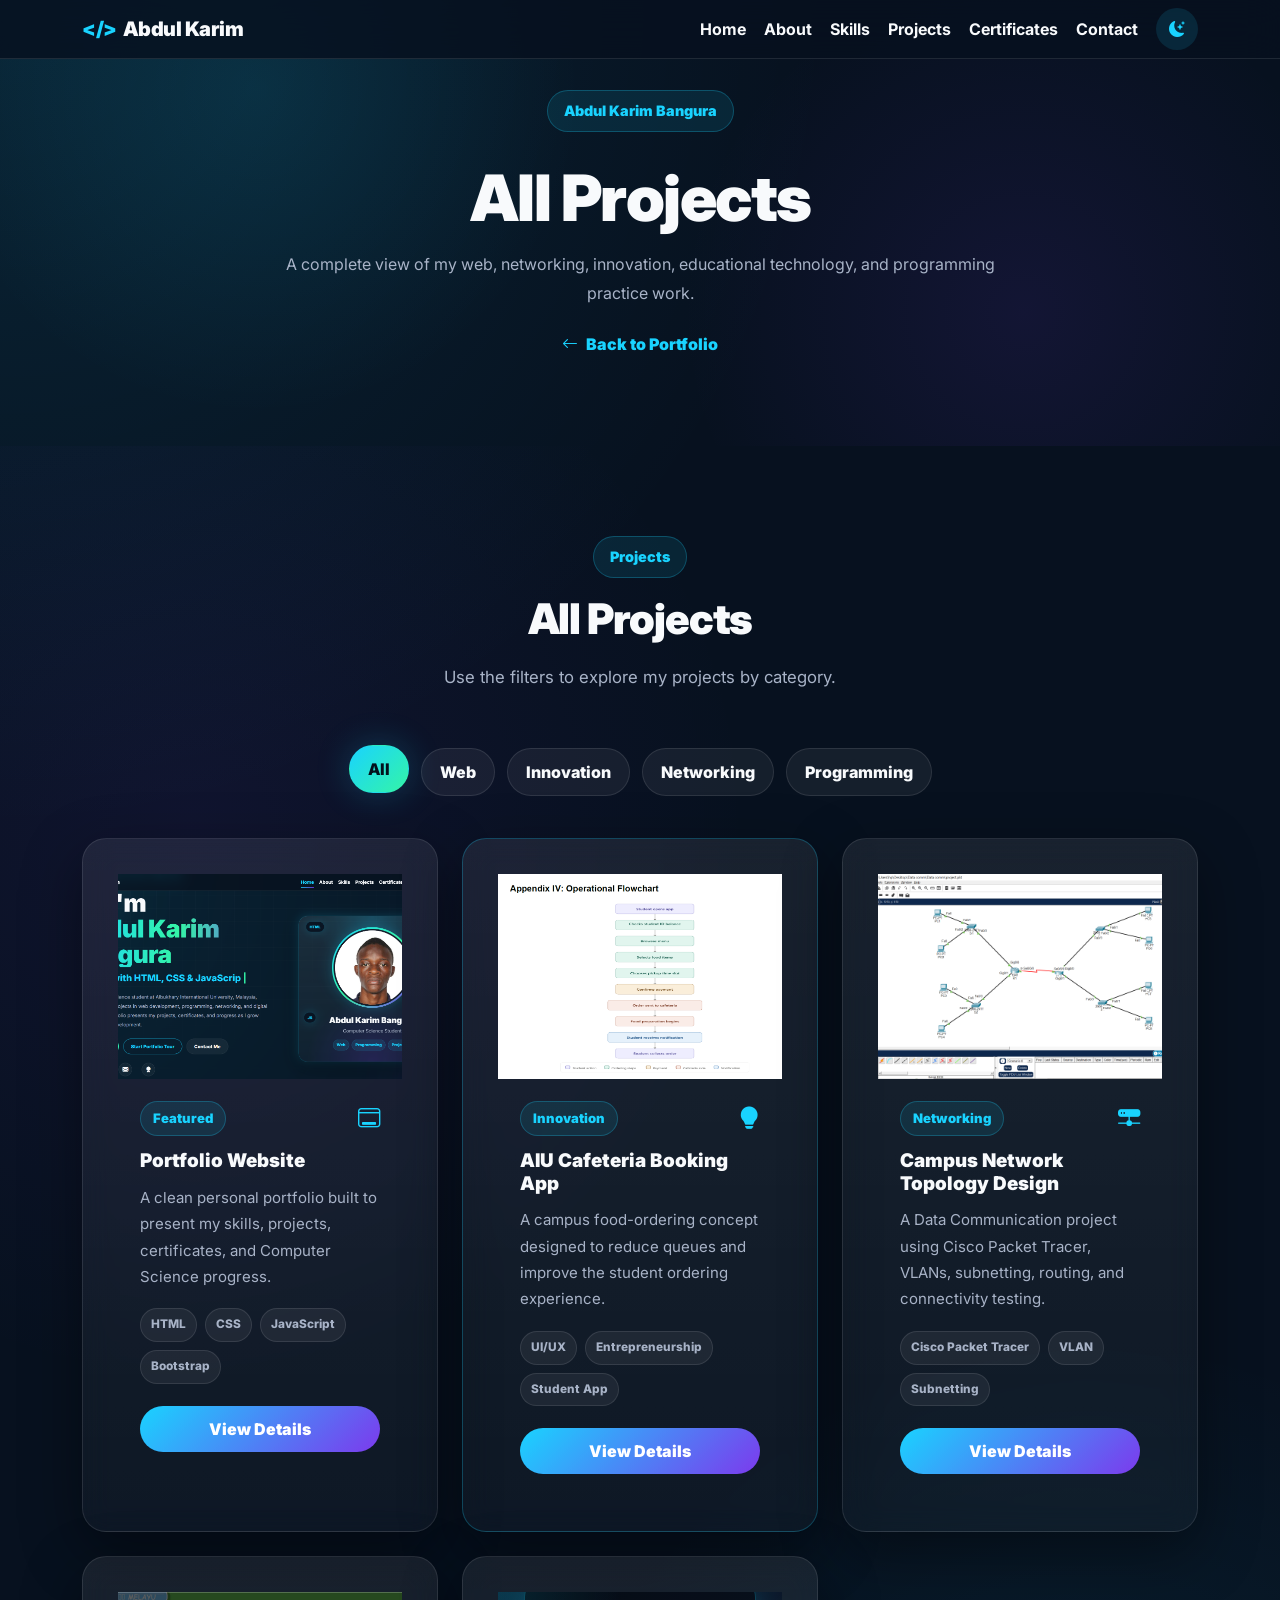
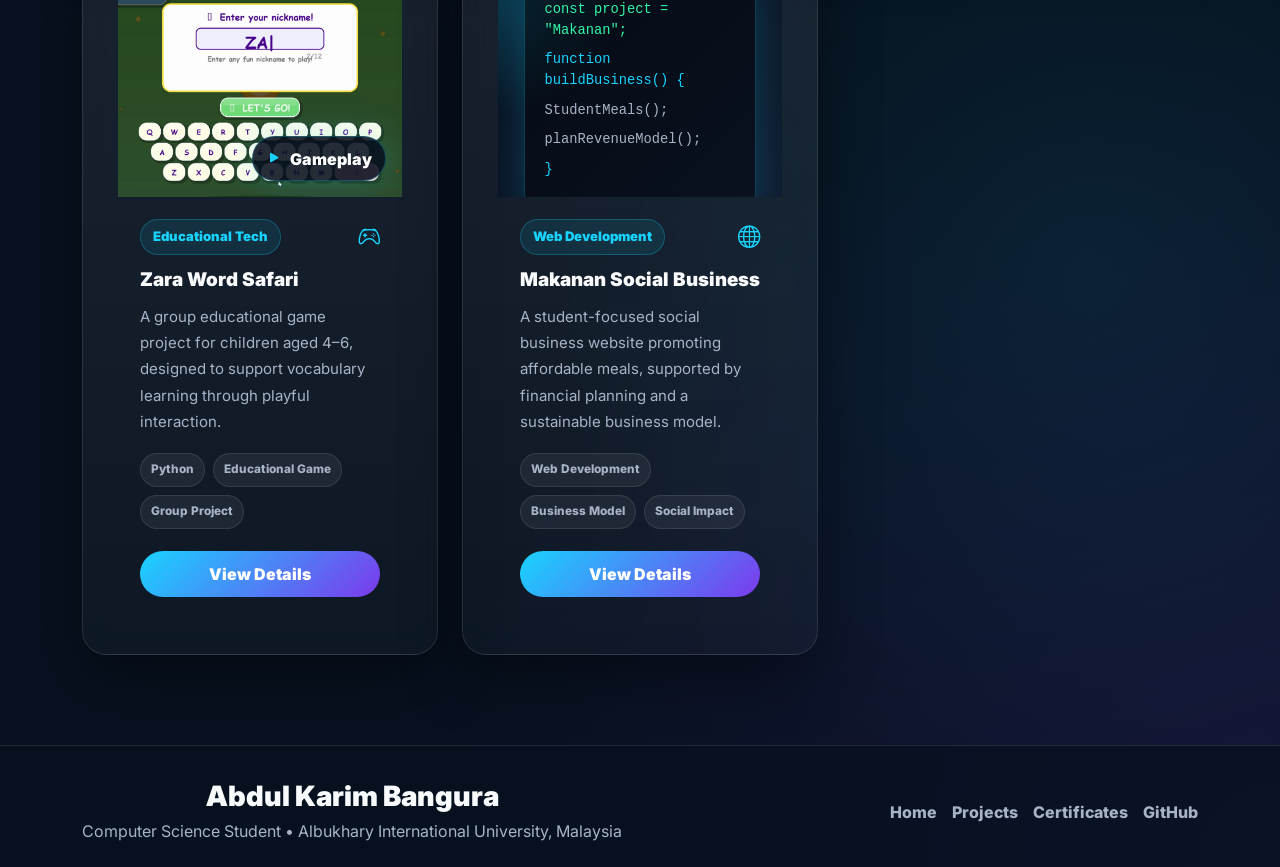
<file: projects.html>
<!DOCTYPE html>

<html lang="en">
<head>
<meta charset="utf-8"/>
<meta content="width=device-width, initial-scale=1.0" name="viewport"/>
<title>Projects | Abdul Karim Bangura</title>
<link href="https://cdn.jsdelivr.net/npm/bootstrap@5.3.3/dist/css/bootstrap.min.css" rel="stylesheet"/>
<link href="https://cdn.jsdelivr.net/npm/bootstrap-icons@1.11.3/font/bootstrap-icons.css" rel="stylesheet"/>
<link href="https://fonts.googleapis.com" rel="preconnect"/>
<link crossorigin="" href="https://fonts.gstatic.com" rel="preconnect"/>
<link href="https://fonts.googleapis.com/css2?family=Inter:wght@300;400;500;600;700;800;900&amp;display=swap" rel="stylesheet"/>
<link href="css/style.css" rel="stylesheet"/>
</head>
<body>
<nav class="navbar navbar-expand-lg fixed-top cyber-nav">
<div class="container">
<a class="navbar-brand" href="index.html#home"><span>&lt;/&gt;</span>Abdul Karim</a>
<button aria-label="Open navigation menu" class="navbar-toggler" data-bs-target="#menu" data-bs-toggle="collapse" type="button"><i class="bi bi-list"></i></button>
<div class="collapse navbar-collapse justify-content-end" id="menu">
<a class="nav-link" href="index.html#home">Home</a>
<a class="nav-link" href="index.html#about">About</a>
<a class="nav-link" href="index.html#skills">Skills</a>
<a class="nav-link active-link" href="projects.html">Projects</a>
<a class="nav-link" href="certificates.html">Certificates</a>
<a class="nav-link" href="index.html#contact">Contact</a>
<button aria-label="Toggle dark and light mode" class="theme-toggle" id="themeToggle" type="button"><i class="bi bi-moon-stars-fill"></i></button>
</div>
</div>
</nav>
<section class="inner-page-hero section-padding">
<div class="container text-center reveal">
<span class="section-kicker">Abdul Karim Bangura</span>
<h1>All Projects</h1>
<p>A complete view of my web, networking, innovation, educational technology, and programming practice work.</p>
<a class="inner-back-link" href="index.html#home"><i class="bi bi-arrow-left"></i> Back to Portfolio</a>
</div>
</section>
<section class="projects-section section-padding" id="projects">
<div class="container">
<div class="section-header reveal">
<span class="section-kicker">Projects</span>
<h2 class="section-title">All Projects</h2>
<p class="section-subtitle">Use the filters to explore my projects by category.</p>
</div>
<!-- PROJECT FILTERS -->
<div class="project-filters reveal">
<button class="project-filter active-filter" data-filter="all">All</button>
<button class="project-filter" data-filter="web">Web</button>
<button class="project-filter" data-filter="innovation">Innovation</button>
<button class="project-filter" data-filter="networking">Networking</button>
<button class="project-filter" data-filter="learning">Programming</button>
</div>
<!-- PROJECT GRID -->
<div class="row g-4 project-grid">
<div class="col-lg-4 col-md-6 project-item reveal" data-category="web">
<div class="project-card">
<div class="project-visual image-project-visual"><img alt="Portfolio Website preview" src="images/projects/portfolio-preview.png"/></div>
<div class="project-content">
<div class="project-topline"><span class="project-category">Featured</span><i class="bi bi-window-desktop"></i></div>
<h3>Portfolio Website</h3>
<p>A clean personal portfolio built to present my skills, projects, certificates, and Computer Science progress.</p>
<div class="project-tags"><span>HTML</span><span>CSS</span><span>JavaScript</span><span>Bootstrap</span></div>
<button class="project-details-btn" data-project="portfolio">View Details</button>
</div>
</div>
</div>

<div class="col-lg-4 col-md-6 project-item reveal" data-category="innovation">
<div class="project-card featured-project">
<div class="project-visual image-project-visual"><img alt="AIU Cafeteria Booking App preview" src="images/projects/cafeteria-preview.png"/></div>
<div class="project-content">
<div class="project-topline"><span class="project-category">Innovation</span><i class="bi bi-lightbulb-fill"></i></div>
<h3>AIU Cafeteria Booking App</h3>
<p>A campus food-ordering concept designed to reduce queues and improve the student ordering experience.</p>
<div class="project-tags"><span>UI/UX</span><span>Entrepreneurship</span><span>Student App</span></div>
<button class="project-details-btn" data-project="cafeteria">View Details</button>
</div>
</div>
</div>

<div class="col-lg-4 col-md-6 project-item reveal" data-category="networking">
<div class="project-card">
<div class="project-visual image-project-visual"><img alt="Campus Network Topology Design preview" src="images/projects/network-topology-preview.png"/></div>
<div class="project-content">
<div class="project-topline"><span class="project-category">Networking</span><i class="bi bi-hdd-network-fill"></i></div>
<h3>Campus Network Topology Design</h3>
<p>A Data Communication project using Cisco Packet Tracer, VLANs, subnetting, routing, and connectivity testing.</p>
<div class="project-tags"><span>Cisco Packet Tracer</span><span>VLAN</span><span>Subnetting</span></div>
<button class="project-details-btn" data-project="network">View Details</button>
</div>
</div>
</div>

<div class="col-lg-4 col-md-6 project-item reveal" data-category="innovation">
<div class="project-card">
<div class="project-visual image-project-visual gameplay-visual">
<img alt="Zara Word Safari gameplay preview" src="images/projects/zara-gameplay-poster.png"/>
<div class="play-badge"><i class="bi bi-play-fill"></i> Gameplay</div>
</div>
<div class="project-content">
<div class="project-topline"><span class="project-category">Educational Tech</span><i class="bi bi-controller"></i></div>
<h3>Zara Word Safari</h3>
<p>A group educational game project for children aged 4–6, designed to support vocabulary learning through playful interaction.</p>
<div class="project-tags"><span>Python</span><span>Educational Game</span><span>Group Project</span></div>
<button class="project-details-btn" data-project="zara">View Details</button>
</div>
</div>
</div>

<!--Todo: Fix the js script for Social Business button-->
<div class="col-lg-4 col-md-6 project-item reveal" data-category="learning">
    <div class="project-card">
        <div class="project-visual code-visual">
            <div class="code-window">
                <div class="code-line green">const project = "Makanan";</div>
                <div class="code-line blue">function buildBusiness() {</div>
                <div class="code-line">  StudentMeals();</div>
                <div class="code-line">  planRevenueModel();</div>
                <div class="code-line blue">}</div>
            </div>
        </div>
        <div class="project-content">
            <div class="project-topline">
                <span class="project-category">Web Development</span>
                <i class="bi bi-globe"></i>
            </div>
            <h3>Makanan Social Business</h3>
            <p>A student-focused social business website promoting affordable meals, supported by financial planning and a sustainable business model.</p>
            <div class="project-tags">
                <span>Web Development</span>
                <span>Business Model</span>
                <span>Social Impact</span>
            </div>
            <button class="project-details-btn" data-project="makanan">View Details</button>
        </div>
    </div>
</div>

</div>
</div>
</div>
</div>
</div>
</section>
<div class="project-modal" id="projectModal">
<div class="project-modal-overlay" id="projectModalOverlay"></div>
<div class="project-modal-content">
<button class="project-modal-close" id="projectModalClose" type="button">
<i class="bi bi-x-lg"></i>
</button>
<span class="section-kicker" id="modalCategory">Project</span>
<h2 id="modalTitle">Project Title</h2>
<p id="modalDescription">
            Project description will appear here.
        </p><div class="modal-project-preview" id="modalProjectPreview"><img alt="Project preview" id="modalProjectImage"/></div>
<div class="modal-detail-grid" id="modalDetails"></div>
<div class="modal-tags" id="modalTags"></div>
<div class="modal-actions" id="modalActions"></div>
</div>
</div>
<footer class="footer-section">
<div class="container">
<div class="footer-content">
<div><h3>Abdul Karim Bangura</h3><p>Computer Science Student • Albukhary International University, Malaysia</p></div>
<div class="footer-links"><a href="index.html#home">Home</a><a href="projects.html">Projects</a><a href="certificates.html">Certificates</a><a href="https://github.com/karimbangura" target="_blank">GitHub</a></div>
</div>
</div>
</footer>
<button aria-label="Back to top" id="topBtn" type="button"><i class="bi bi-arrow-up"></i></button>
<script src="https://cdn.jsdelivr.net/npm/bootstrap@5.3.3/dist/js/bootstrap.bundle.min.js"></script>
<script src="js/script.js"></script>
</body>
</html>
</file>
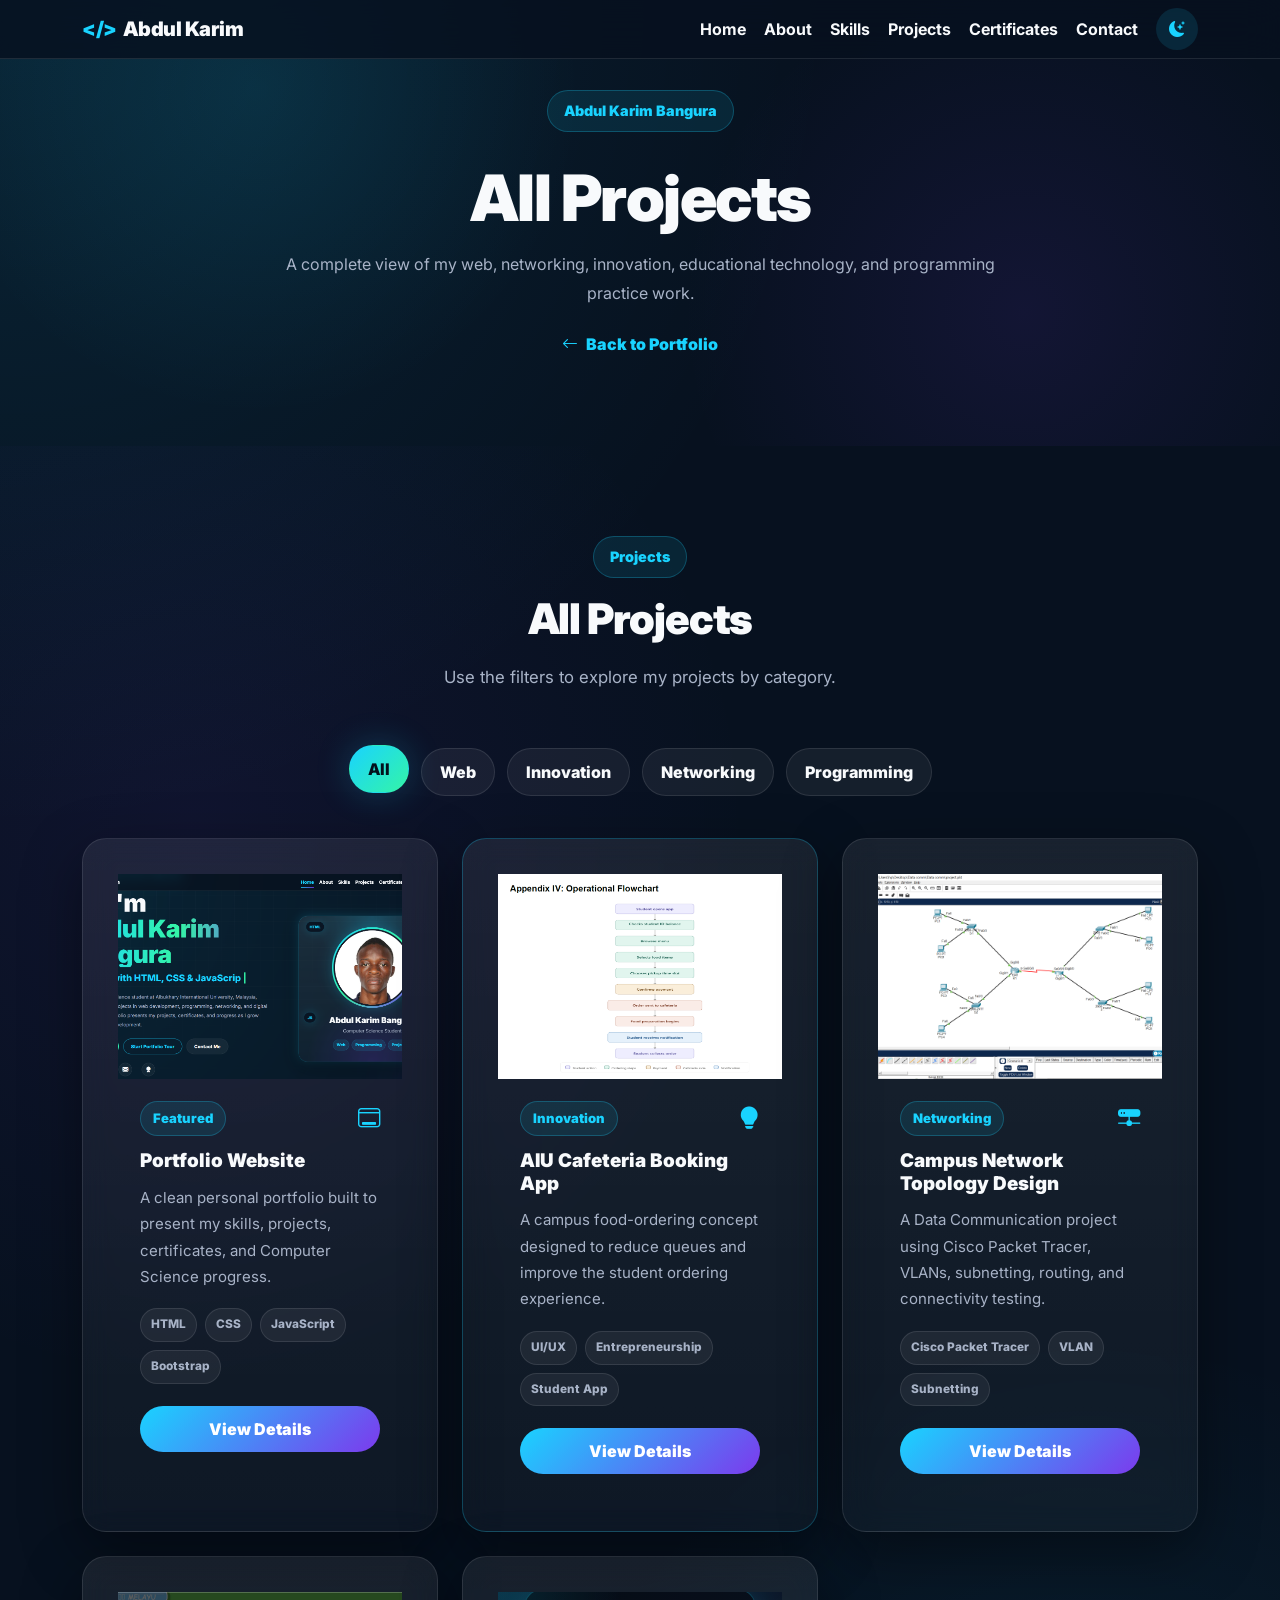
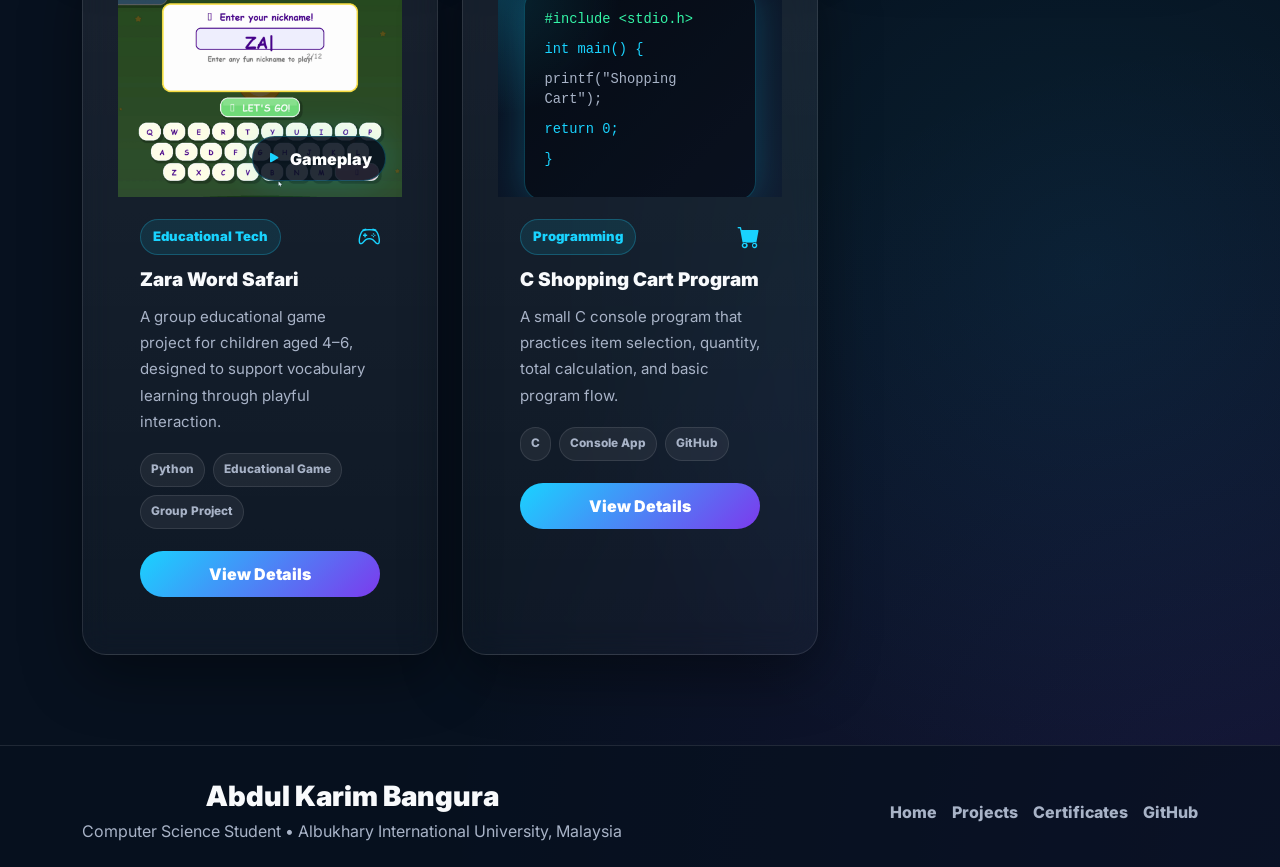
<file: cyber/projects.html>
<!DOCTYPE html>

<html lang="en">
<head>
<meta charset="utf-8"/>
<meta content="width=device-width, initial-scale=1.0" name="viewport"/>
<title>Projects | Abdul Karim Bangura</title>
<link href="https://cdn.jsdelivr.net/npm/bootstrap@5.3.3/dist/css/bootstrap.min.css" rel="stylesheet"/>
<link href="https://cdn.jsdelivr.net/npm/bootstrap-icons@1.11.3/font/bootstrap-icons.css" rel="stylesheet"/>
<link href="https://fonts.googleapis.com" rel="preconnect"/>
<link crossorigin="" href="https://fonts.gstatic.com" rel="preconnect"/>
<link href="https://fonts.googleapis.com/css2?family=Inter:wght@300;400;500;600;700;800;900&amp;display=swap" rel="stylesheet"/>
<link href="css/style.css" rel="stylesheet"/>
</head>
<body>
<nav class="navbar navbar-expand-lg fixed-top cyber-nav">
<div class="container">
<a class="navbar-brand" href="index.html#home"><span>&lt;/&gt;</span>Abdul Karim</a>
<button aria-label="Open navigation menu" class="navbar-toggler" data-bs-target="#menu" data-bs-toggle="collapse" type="button"><i class="bi bi-list"></i></button>
<div class="collapse navbar-collapse justify-content-end" id="menu">
<a class="nav-link" href="index.html#home">Home</a>
<a class="nav-link" href="index.html#about">About</a>
<a class="nav-link" href="index.html#skills">Skills</a>
<a class="nav-link active-link" href="projects.html">Projects</a>
<a class="nav-link" href="certificates.html">Certificates</a>
<a class="nav-link" href="index.html#contact">Contact</a>
<button aria-label="Toggle dark and light mode" class="theme-toggle" id="themeToggle" type="button"><i class="bi bi-moon-stars-fill"></i></button>
</div>
</div>
</nav>
<section class="inner-page-hero section-padding">
<div class="container text-center reveal">
<span class="section-kicker">Abdul Karim Bangura</span>
<h1>All Projects</h1>
<p>A complete view of my web, networking, innovation, educational technology, and programming practice work.</p>
<a class="inner-back-link" href="index.html#home"><i class="bi bi-arrow-left"></i> Back to Portfolio</a>
</div>
</section>
<section class="projects-section section-padding" id="projects">
<div class="container">
<div class="section-header reveal">
<span class="section-kicker">Projects</span>
<h2 class="section-title">All Projects</h2>
<p class="section-subtitle">Use the filters to explore my projects by category.</p>
</div>
<!-- PROJECT FILTERS -->
<div class="project-filters reveal">
<button class="project-filter active-filter" data-filter="all">All</button>
<button class="project-filter" data-filter="web">Web</button>
<button class="project-filter" data-filter="innovation">Innovation</button>
<button class="project-filter" data-filter="networking">Networking</button>
<button class="project-filter" data-filter="learning">Programming</button>
</div>
<!-- PROJECT GRID -->
<div class="row g-4 project-grid">
<div class="col-lg-4 col-md-6 project-item reveal" data-category="web">
<div class="project-card">
<div class="project-visual image-project-visual"><img alt="Portfolio Website preview" src="images/projects/portfolio-preview.png"/></div>
<div class="project-content">
<div class="project-topline"><span class="project-category">Featured</span><i class="bi bi-window-desktop"></i></div>
<h3>Portfolio Website</h3>
<p>A clean personal portfolio built to present my skills, projects, certificates, and Computer Science progress.</p>
<div class="project-tags"><span>HTML</span><span>CSS</span><span>JavaScript</span><span>Bootstrap</span></div>
<button class="project-details-btn" data-project="portfolio">View Details</button>
</div>
</div>
</div>

<div class="col-lg-4 col-md-6 project-item reveal" data-category="innovation">
<div class="project-card featured-project">
<div class="project-visual image-project-visual"><img alt="AIU Cafeteria Booking App preview" src="images/projects/cafeteria-preview.png"/></div>
<div class="project-content">
<div class="project-topline"><span class="project-category">Innovation</span><i class="bi bi-lightbulb-fill"></i></div>
<h3>AIU Cafeteria Booking App</h3>
<p>A campus food-ordering concept designed to reduce queues and improve the student ordering experience.</p>
<div class="project-tags"><span>UI/UX</span><span>Entrepreneurship</span><span>Student App</span></div>
<button class="project-details-btn" data-project="cafeteria">View Details</button>
</div>
</div>
</div>

<div class="col-lg-4 col-md-6 project-item reveal" data-category="networking">
<div class="project-card">
<div class="project-visual image-project-visual"><img alt="Campus Network Topology Design preview" src="images/projects/network-topology-preview.png"/></div>
<div class="project-content">
<div class="project-topline"><span class="project-category">Networking</span><i class="bi bi-hdd-network-fill"></i></div>
<h3>Campus Network Topology Design</h3>
<p>A Data Communication project using Cisco Packet Tracer, VLANs, subnetting, routing, and connectivity testing.</p>
<div class="project-tags"><span>Cisco Packet Tracer</span><span>VLAN</span><span>Subnetting</span></div>
<button class="project-details-btn" data-project="network">View Details</button>
</div>
</div>
</div>

<div class="col-lg-4 col-md-6 project-item reveal" data-category="innovation">
<div class="project-card">
<div class="project-visual image-project-visual gameplay-visual">
<img alt="Zara Word Safari gameplay preview" src="images/projects/zara-gameplay-poster.png"/>
<div class="play-badge"><i class="bi bi-play-fill"></i> Gameplay</div>
</div>
<div class="project-content">
<div class="project-topline"><span class="project-category">Educational Tech</span><i class="bi bi-controller"></i></div>
<h3>Zara Word Safari</h3>
<p>A group educational game project for children aged 4–6, designed to support vocabulary learning through playful interaction.</p>
<div class="project-tags"><span>Python</span><span>Educational Game</span><span>Group Project</span></div>
<button class="project-details-btn" data-project="zara">View Details</button>
</div>
</div>
</div>

<div class="col-lg-4 col-md-6 project-item reveal" data-category="learning">
<div class="project-card">
<div class="project-visual code-visual"><div class="code-window"><div class="code-line green">#include &lt;stdio.h&gt;</div><div class="code-line blue">int main() {</div><div class="code-line">printf("Shopping Cart");</div><div class="code-line blue">return 0;</div><div class="code-line blue">}</div></div></div>
<div class="project-content">
<div class="project-topline"><span class="project-category">Programming</span><i class="bi bi-cart-fill"></i></div>
<h3>C Shopping Cart Program</h3>
<p>A small C console program that practices item selection, quantity, total calculation, and basic program flow.</p>
<div class="project-tags"><span>C</span><span>Console App</span><span>GitHub</span></div>
<button class="project-details-btn" data-project="shopping-cart">View Details</button>
</div>
</div>
</div>
</div>
</div>
</section>
<div class="project-modal" id="projectModal">
<div class="project-modal-overlay" id="projectModalOverlay"></div>
<div class="project-modal-content">
<button class="project-modal-close" id="projectModalClose" type="button">
<i class="bi bi-x-lg"></i>
</button>
<span class="section-kicker" id="modalCategory">Project</span>
<h2 id="modalTitle">Project Title</h2>
<p id="modalDescription">
            Project description will appear here.
        </p><div class="modal-project-preview" id="modalProjectPreview"><img alt="Project preview" id="modalProjectImage"/></div>
<div class="modal-detail-grid" id="modalDetails"></div>
<div class="modal-tags" id="modalTags"></div>
<div class="modal-actions" id="modalActions"></div>
</div>
</div>
<footer class="footer-section">
<div class="container">
<div class="footer-content">
<div><h3>Abdul Karim Bangura</h3><p>Computer Science Student • Albukhary International University, Malaysia</p></div>
<div class="footer-links"><a href="index.html#home">Home</a><a href="projects.html">Projects</a><a href="certificates.html">Certificates</a><a href="https://github.com/karimbangura" target="_blank">GitHub</a></div>
</div>
</div>
</footer>
<button aria-label="Back to top" id="topBtn" type="button"><i class="bi bi-arrow-up"></i></button>
<script src="https://cdn.jsdelivr.net/npm/bootstrap@5.3.3/dist/js/bootstrap.bundle.min.js"></script>
<script src="js/script.js"></script>
</body>
</html>
</file>
<file: css/style.css>
/* ==========================================
   MODERN CYBERSECURITY PORTFOLIO
   Abdalfatah Salhab
========================================== */

:root{
    --bg:#081018;
    --surface:#111827;
    --card:#162033;

    --primary:#00ff9d;
    --secondary:#00d97f;
    --accent:#7dffb3;

    --text:#f8fafc;
    --muted:#94a3b8;

    --border:rgba(255,255,255,0.08);

    --shadow:0 15px 40px rgba(0,0,0,0.35);
}

*{
    margin:0;
    padding:0;
    box-sizing:border-box;
}

html{
    scroll-behavior:smooth;
}

body{
    font-family:'Inter',sans-serif;
    background:var(--bg);
    color:var(--text);
    overflow-x:hidden;
}

/* ==========================================
   GENERAL
========================================== */

.section{
    padding:100px 0;
}

.dark-section{
    background:#0d1522;
}

a{
    text-decoration:none;
}

ul{
    list-style:none;
    margin:0;
    padding:0;
}

/* ==========================================
   NAVBAR
========================================== */

.cyber-nav{
    background:rgba(8,16,24,0.9);
    backdrop-filter:blur(15px);
    border-bottom:1px solid var(--border);
}

.navbar-brand{
    color:white !important;
    font-weight:800;
}

.navbar-brand span{
    color:var(--primary);
}

.nav-link{
    color:white !important;
    margin-left:20px;
    font-weight:600;
    transition:.3s;
}

.nav-link:hover{
    color:var(--primary) !important;
}

.active-link{
    color:var(--primary) !important;
}

/* ==========================================
   HERO
========================================== */

.hero{
    min-height:100vh;
    display:flex;
    align-items:center;
    position:relative;
}

.hero h1{
    font-size:clamp(3rem,8vw,5.5rem);
    font-weight:900;
    line-height:1.1;
}

.hero h1 span{
    color:var(--primary);
}

.hero h2{
    margin-top:15px;
    color:var(--accent);
    min-height:40px;
    font-weight:700;
}

.hero-text{
    color:var(--muted);
    line-height:1.8;
    margin-top:25px;
    max-width:650px;
}

.status-pill{
    display:inline-block;
    padding:10px 18px;
    border-radius:30px;
    background:rgba(0,255,157,.1);
    color:var(--primary);
    border:1px solid rgba(0,255,157,.25);
    margin-bottom:25px;
    font-weight:600;
}

/* ==========================================
   BUTTONS
========================================== */

.hero-buttons{
    margin-top:30px;
    display:flex;
    gap:15px;
    flex-wrap:wrap;
}

.primary-btn{
    background:var(--primary);
    color:#04110d;
    padding:14px 28px;
    border-radius:40px;
    font-weight:700;
    border:none;
    transition:.3s;
}

.primary-btn:hover{
    transform:translateY(-3px);
}

.secondary-btn{
    border:1px solid var(--primary);
    color:var(--primary);
    padding:14px 28px;
    border-radius:40px;
    font-weight:700;
    transition:.3s;
}

.secondary-btn:hover{
    background:var(--primary);
    color:#04110d;
}

/* ==========================================
   SOCIAL LINKS
========================================== */

.social-links{
    margin-top:30px;
}

.social-links a{
    color:white;
    font-size:1.5rem;
    margin-right:18px;
    transition:.3s;
}

.social-links a:hover{
    color:var(--primary);
}

/* ==========================================
   PROFILE CARD
========================================== */

.profile-card{
    background:rgba(255,255,255,.04);
    border:1px solid var(--border);
    border-radius:25px;
    padding:35px;
    text-align:center;
    box-shadow:var(--shadow);
}

.avatar-wrapper{
    width:260px;
    height:260px;
    margin:auto;
    border-radius:50%;
    padding:5px;
    background:linear-gradient(
        135deg,
        var(--primary),
        var(--secondary)
    );
}

.profile-image{
    width:100%;
    height:100%;
    border-radius:50%;
    object-fit:cover;
}

.profile-info h3{
    margin-top:25px;
    font-weight:800;
}

.profile-info p{
    color:var(--muted);
}

/* ==========================================
   SECTION TITLES
========================================== */

.section-title{
    text-align:center;
    margin-bottom:60px;
}

.section-title span{
    color:var(--primary);
    text-transform:uppercase;
    letter-spacing:2px;
    font-size:.9rem;
    font-weight:700;
}

.section-title h2{
    margin-top:12px;
    font-size:clamp(2rem,5vw,3rem);
    font-weight:800;
}

/* ==========================================
   ABOUT
========================================== */

.about-card{
    background:rgba(255,255,255,.04);
    border:1px solid var(--border);
    border-radius:25px;
    padding:40px;
    max-width:900px;
    margin:auto;
}

.about-card p{
    color:var(--muted);
    line-height:2;
}

/* ==========================================
   SKILLS
========================================== */

.skill-card{
    background:rgba(255,255,255,.04);
    border:1px solid var(--border);
    border-radius:25px;
    padding:35px;
    text-align:center;
    height:100%;
    transition:.3s;
}

.skill-card:hover{
    transform:translateY(-8px);
}

.skill-card i{
    font-size:3rem;
    color:var(--primary);
}

.skill-card h4{
    margin:20px 0;
    font-weight:800;
}

.skill-card li{
    color:var(--muted);
    padding:8px 0;
}

/* ==========================================
   PROJECTS
========================================== */

.project-card{
    background:rgba(255,255,255,.04);
    border:1px solid var(--border);
    border-radius:25px;
    padding:35px;
    height:100%;
    transition:.3s;
}

.project-card:hover{
    transform:translateY(-8px);
}

.project-icon{
    width:70px;
    height:70px;
    border-radius:20px;
    background:rgba(0,255,157,.1);
    display:flex;
    align-items:center;
    justify-content:center;
    margin-bottom:20px;
}

.project-icon i{
    color:var(--primary);
    font-size:2rem;
}

.project-card h4{
    font-weight:800;
}

.project-card p{
    color:var(--muted);
    line-height:1.8;
    margin-top:10px;
}

.tech-tags{
    margin-top:20px;
}

.tech-tags span{
    display:inline-block;
    margin:4px;
    padding:8px 12px;
    border-radius:20px;
    background:rgba(0,255,157,.08);
    color:var(--primary);
    font-size:.85rem;
}

/* ==========================================
   CONTACT
========================================== */

.contact-info,
.contact-form{
    background:rgba(255,255,255,.04);
    border:1px solid var(--border);
    border-radius:25px;
    padding:35px;
}

.contact-info h4{
    margin-bottom:20px;
}

.contact-info p{
    color:var(--muted);
    margin-bottom:15px;
}

.contact-info i{
    color:var(--primary);
    margin-right:10px;
}

.form-control{
    background:#0f172a;
    border:1px solid var(--border);
    color:white;
    padding:14px;
}

.form-control::placeholder{
    color:#94a3b8;
}

.form-control:focus{
    background:#0f172a;
    color:white;
    border-color:var(--primary);
    box-shadow:none;
}

/* ==========================================
   FOOTER
========================================== */

footer{
    text-align:center;
    padding:30px;
    border-top:1px solid var(--border);
}

footer p{
    color:var(--muted);
    margin:0;
}

/* ==========================================
   REVEAL
========================================== */

.reveal{
    opacity:0;
    transform:translateY(40px);
    transition:.8s ease;
}

.reveal.active{
    opacity:1;
    transform:translateY(0);
}

/* ==========================================
   GLOW EFFECTS
========================================== */

.hero-glow{
    position:absolute;
    width:350px;
    height:350px;
    border-radius:50%;
    filter:blur(120px);
    opacity:.15;
}

.glow-1{
    background:var(--primary);
    top:-120px;
    left:-120px;
}

.glow-2{
    background:var(--accent);
    right:-120px;
    bottom:-120px;
}

/* ==========================================
   TOP BUTTON
========================================== */

#topBtn{
    position:fixed;
    right:25px;
    bottom:25px;
    width:50px;
    height:50px;
    border:none;
    border-radius:50%;
    background:var(--primary);
    color:#04110d;
    display:none;
    z-index:999;
}

/* ==========================================
   MOBILE
========================================== */

@media(max-width:991px){

    .hero{
        text-align:center;
        padding-top:100px;
    }

    .hero-buttons{
        justify-content:center;
    }

    .social-links{
        text-align:center;
    }

    .profile-card{
        margin-top:40px;
    }
}

@media(max-width:768px){

    .section{
        padding:80px 0;
    }

    .avatar-wrapper{
        width:220px;
        height:220px;
    }

    .section-title h2{
        font-size:2rem;
    }
}

/* ==========================================
   SECTION 1 UPGRADE: FOUNDATION + NAVBAR + HERO
   Abdul Karim Bangura Portfolio
========================================== */

:root{
    --bg:#07111f;
    --surface:#0d1728;
    --card:#101c31;

    --primary:#19d3ff;
    --secondary:#7c3aed;
    --accent:#34f5a7;

    --text:#f8fafc;
    --muted:#a8b3c7;

    --border:rgba(255,255,255,0.10);
    --soft-border:rgba(25,211,255,0.25);

    --shadow:0 20px 60px rgba(0,0,0,0.40);
    --glow:0 0 35px rgba(25,211,255,0.22);
}

body.light-mode{
    --bg:#f6f9ff;
    --surface:#ffffff;
    --card:#ffffff;

    --primary:#0077ff;
    --secondary:#6d28d9;
    --accent:#059669;

    --text:#0f172a;
    --muted:#475569;

    --border:rgba(15,23,42,0.12);
    --soft-border:rgba(0,119,255,0.25);

    --shadow:0 20px 50px rgba(15,23,42,0.12);
    --glow:0 0 30px rgba(0,119,255,0.18);
}

body{
    background:
        radial-gradient(circle at top left, rgba(25,211,255,0.10), transparent 30%),
        radial-gradient(circle at bottom right, rgba(124,58,237,0.12), transparent 30%),
        var(--bg);
    color:var(--text);
}

/* NAVBAR */

.cyber-nav{
    background:rgba(7,17,31,0.82);
    backdrop-filter:blur(18px);
    border-bottom:1px solid var(--border);
}

body.light-mode .cyber-nav{
    background:rgba(255,255,255,0.88);
}

.navbar-brand{
    color:var(--text) !important;
    font-weight:900;
    letter-spacing:-0.5px;
}

.navbar-brand span{
    color:var(--primary);
    margin-right:6px;
}

.nav-link{
    color:var(--text) !important;
    margin-left:18px;
    font-weight:700;
    position:relative;
}

.nav-link::after{
    content:"";
    position:absolute;
    left:0;
    bottom:-8px;
    width:0;
    height:2px;
    border-radius:20px;
    background:linear-gradient(90deg,var(--primary),var(--secondary));
    transition:0.3s ease;
}

.nav-link:hover::after,
.nav-link.active-link::after{
    width:100%;
}

.nav-link:hover,
.active-link{
    color:var(--primary) !important;
}

.navbar-toggler{
    border:1px solid var(--border);
    color:var(--text);
}

.navbar-toggler:focus{
    box-shadow:none;
}

.navbar-toggler i{
    color:var(--text);
    font-size:1.7rem;
}

.theme-toggle{
    width:42px;
    height:42px;
    margin-left:18px;
    border:none;
    border-radius:50%;
    background:rgba(25,211,255,0.12);
    color:var(--primary);
    display:flex;
    align-items:center;
    justify-content:center;
    transition:0.3s ease;
}

.theme-toggle:hover{
    transform:translateY(-3px) rotate(10deg);
    box-shadow:var(--glow);
}

/* HERO */

.hero{
    min-height:100vh;
    display:flex;
    align-items:center;
    position:relative;
    overflow:hidden;
}

.hero-grid{
    position:absolute;
    inset:0;
    background-image:
        linear-gradient(rgba(255,255,255,0.035) 1px, transparent 1px),
        linear-gradient(90deg, rgba(255,255,255,0.035) 1px, transparent 1px);
    background-size:45px 45px;
    mask-image:linear-gradient(to bottom, black, transparent 85%);
    pointer-events:none;
}

body.light-mode .hero-grid{
    background-image:
        linear-gradient(rgba(15,23,42,0.045) 1px, transparent 1px),
        linear-gradient(90deg, rgba(15,23,42,0.045) 1px, transparent 1px);
}

.hero h1{
    font-size:clamp(2.8rem,7vw,5.3rem);
    font-weight:900;
    line-height:1.05;
    letter-spacing:-2px;
    color:var(--text);
}

.hero h1 span{
    display:block;
    background:linear-gradient(90deg,var(--primary),var(--accent),var(--secondary));
    -webkit-background-clip:text;
    background-clip:text;
    color:transparent;
}

.hero h2{
    margin-top:18px;
    min-height:44px;
    color:var(--primary);
    font-weight:800;
}

.typing-cursor{
    color:var(--accent);
    animation:cursorBlink 0.8s infinite;
}

@keyframes cursorBlink{
    0%,100%{opacity:1;}
    50%{opacity:0;}
}

.hero-text{
    color:var(--muted);
    line-height:1.9;
    margin-top:26px;
    max-width:690px;
    font-size:1.05rem;
}

.status-pill{
    display:inline-flex;
    align-items:center;
    gap:9px;
    padding:11px 18px;
    border-radius:999px;
    background:rgba(25,211,255,0.10);
    color:var(--primary);
    border:1px solid var(--soft-border);
    margin-bottom:24px;
    font-weight:800;
    box-shadow:var(--glow);
}

.hero-buttons{
    margin-top:32px;
    display:flex;
    gap:15px;
    flex-wrap:wrap;
}

.primary-btn,
.secondary-btn,
.ghost-btn{
    padding:14px 26px;
    border-radius:999px;
    font-weight:800;
    transition:0.3s ease;
}

.primary-btn{
    background:linear-gradient(135deg,var(--primary),var(--accent));
    color:#03111c;
    border:none;
}

.secondary-btn{
    background:transparent;
    border:1px solid var(--primary);
    color:var(--primary);
}

.ghost-btn{
    background:rgba(255,255,255,0.05);
    border:1px solid var(--border);
    color:var(--text);
}

.primary-btn:hover,
.secondary-btn:hover,
.ghost-btn:hover{
    transform:translateY(-4px);
    box-shadow:var(--glow);
}

.secondary-btn:hover{
    background:var(--primary);
    color:#03111c;
}

.ghost-btn:hover{
    color:var(--primary);
    border-color:var(--primary);
}

/* SOCIAL LINKS */

.social-links{
    margin-top:30px;
    display:flex;
    align-items:center;
    gap:16px;
}

.social-links a{
    width:46px;
    height:46px;
    border-radius:50%;
    border:1px solid var(--border);
    background:rgba(255,255,255,0.04);
    color:var(--text);
    display:flex;
    align-items:center;
    justify-content:center;
    font-size:1.25rem;
    transition:0.3s ease;
}

.social-links a:hover{
    color:#03111c;
    background:var(--primary);
    border-color:var(--primary);
    transform:translateY(-4px);
}

.coming-soon-link{
    opacity:0.65;
}

.micro-note{
    color:var(--muted);
    font-size:0.9rem;
    margin-top:15px;
}

/* PROFILE CARD */

.premium-profile{
    position:relative;
    background:
        linear-gradient(180deg,rgba(255,255,255,0.08),rgba(255,255,255,0.03));
    border:1px solid var(--soft-border);
    border-radius:32px;
    padding:38px;
    text-align:center;
    box-shadow:var(--shadow),var(--glow);
    overflow:hidden;
}

.premium-profile::before{
    content:"";
    position:absolute;
    inset:-2px;
    background:
        radial-gradient(circle at top, rgba(25,211,255,0.20), transparent 35%),
        radial-gradient(circle at bottom, rgba(124,58,237,0.18), transparent 40%);
    z-index:-1;
}

.avatar-wrapper{
    width:280px;
    height:280px;
    margin:auto;
    border-radius:50%;
    padding:6px;
    background:linear-gradient(135deg,var(--primary),var(--accent),var(--secondary));
    box-shadow:0 0 45px rgba(25,211,255,0.25);
}

.profile-image{
    width:100%;
    height:100%;
    border-radius:50%;
    object-fit:cover;
    object-position:center top;
    background:#ffffff;
    border:6px solid rgba(7,17,31,0.95);
}

body.light-mode .profile-image{
    border-color:#ffffff;
}

.profile-info h3{
    margin-top:26px;
    font-weight:900;
    color:var(--text);
}

.profile-info p{
    color:var(--muted);
    margin-bottom:18px;
}

.profile-mini-stats{
    display:flex;
    justify-content:center;
    flex-wrap:wrap;
    gap:9px;
}

.profile-mini-stats span{
    padding:8px 12px;
    border-radius:999px;
    background:rgba(25,211,255,0.10);
    color:var(--primary);
    border:1px solid var(--soft-border);
    font-size:0.85rem;
    font-weight:800;
}

.floating-tag{
    position:absolute;
    padding:8px 12px;
    border-radius:999px;
    background:rgba(7,17,31,0.85);
    color:var(--primary);
    border:1px solid var(--soft-border);
    font-size:0.8rem;
    font-weight:900;
    box-shadow:var(--glow);
    animation:floatTag 4s ease-in-out infinite;
}

body.light-mode .floating-tag{
    background:rgba(255,255,255,0.92);
}

.tag-html{
    top:28px;
    left:25px;
}

.tag-css{
    top:85px;
    right:25px;
    animation-delay:0.4s;
}

.tag-js{
    bottom:125px;
    left:18px;
    animation-delay:0.8s;
}

.tag-net{
    bottom:105px;
    right:18px;
    animation-delay:1.2s;
}

@keyframes floatTag{
    0%,100%{
        transform:translateY(0);
    }
    50%{
        transform:translateY(-10px);
    }
}

/* GLOW EFFECTS */

.hero-glow{
    position:absolute;
    width:380px;
    height:380px;
    border-radius:50%;
    filter:blur(120px);
    opacity:0.22;
    pointer-events:none;
}

.glow-1{
    background:var(--primary);
    top:-130px;
    left:-130px;
}

.glow-2{
    background:var(--secondary);
    right:-150px;
    bottom:-150px;
}

/* TOUR HIGHLIGHT - used later */

.tour-highlight{
    outline:3px solid var(--primary);
    outline-offset:12px;
    border-radius:24px;
    box-shadow:0 0 45px rgba(25,211,255,0.35);
}

/* MOBILE */

@media(max-width:991px){

    .hero{
        text-align:center;
        padding-top:110px;
        padding-bottom:60px;
    }

    .hero-buttons,
    .social-links{
        justify-content:center;
    }

    .theme-toggle{
        margin:18px auto 0;
    }

    .premium-profile{
        margin-top:25px;
    }
}

@media(max-width:768px){

    .avatar-wrapper{
        width:225px;
        height:225px;
    }

    .floating-tag{
        display:none;
    }

    .hero h1{
        letter-spacing:-1px;
    }
}

/* ==========================================
   SECTION 2 UPGRADE: ABOUT + MISSION
========================================== */

.section-padding{
    padding:110px 0;
}

.section-header{
    text-align:center;
    max-width:780px;
    margin:0 auto 55px;
}

.section-kicker{
    display:inline-flex;
    align-items:center;
    gap:8px;
    padding:9px 16px;
    border-radius:999px;
    background:rgba(25,211,255,0.10);
    color:var(--primary);
    border:1px solid var(--soft-border);
    font-weight:900;
    font-size:0.9rem;
    margin-bottom:16px;
}

.section-title{
    color:var(--text);
    font-size:clamp(2rem,4vw,3.2rem);
    font-weight:900;
    letter-spacing:-1.2px;
    margin-bottom:18px;
}

.section-subtitle{
    color:var(--muted);
    font-size:1.05rem;
    line-height:1.8;
}

.about-section{
    position:relative;
    background:
        radial-gradient(circle at 20% 20%, rgba(25,211,255,0.07), transparent 28%),
        radial-gradient(circle at 80% 70%, rgba(124,58,237,0.08), transparent 32%);
}

.about-card{
    height:100%;
    padding:34px;
    border-radius:28px;
    background:
        linear-gradient(180deg,rgba(255,255,255,0.075),rgba(255,255,255,0.035));
    border:1px solid var(--border);
    box-shadow:var(--shadow);
    transition:0.35s ease;
}

body.light-mode .about-card{
    background:var(--card);
}

.about-card:hover{
    transform:translateY(-8px);
    border-color:var(--soft-border);
    box-shadow:var(--shadow),var(--glow);
}

.about-icon{
    width:62px;
    height:62px;
    border-radius:20px;
    background:linear-gradient(135deg,var(--primary),var(--secondary));
    color:#ffffff;
    display:flex;
    align-items:center;
    justify-content:center;
    font-size:1.65rem;
    margin-bottom:24px;
    box-shadow:var(--glow);
}

.about-card h3{
    color:var(--text);
    font-weight:900;
    margin-bottom:18px;
}

.about-card p{
    color:var(--muted);
    line-height:1.9;
    margin-bottom:18px;
}

.about-card strong{
    color:var(--text);
}

.about-tags{
    margin-top:24px;
    display:flex;
    flex-wrap:wrap;
    gap:10px;
}

.about-tags span{
    padding:8px 13px;
    border-radius:999px;
    background:rgba(25,211,255,0.10);
    color:var(--primary);
    border:1px solid var(--soft-border);
    font-size:0.86rem;
    font-weight:800;
}

.facts-card h3{
    margin-bottom:25px;
}

.fact-item{
    display:flex;
    align-items:flex-start;
    gap:16px;
    padding:18px 0;
    border-bottom:1px solid var(--border);
}

.fact-item:last-child{
    border-bottom:none;
}

.fact-icon{
    min-width:48px;
    height:48px;
    border-radius:16px;
    background:rgba(25,211,255,0.10);
    border:1px solid var(--soft-border);
    color:var(--primary);
    display:flex;
    align-items:center;
    justify-content:center;
    font-size:1.25rem;
}

.fact-item h4{
    color:var(--text);
    font-size:1rem;
    font-weight:900;
    margin-bottom:4px;
}

.fact-item p{
    margin:0;
    color:var(--muted);
    font-size:0.95rem;
    word-break:break-word;
}

/* MISSION CARD */

.mission-card{
    margin-top:35px;
    padding:38px;
    border-radius:30px;
    background:
        linear-gradient(135deg,rgba(25,211,255,0.12),rgba(124,58,237,0.12)),
        rgba(255,255,255,0.04);
    border:1px solid var(--soft-border);
    box-shadow:var(--shadow),var(--glow);
    display:grid;
    grid-template-columns:1.4fr 1fr;
    gap:30px;
    align-items:center;
    overflow:hidden;
    position:relative;
}

body.light-mode .mission-card{
    background:
        linear-gradient(135deg,rgba(0,119,255,0.08),rgba(109,40,217,0.08)),
        #ffffff;
}

.mission-card::after{
    content:"";
    position:absolute;
    width:250px;
    height:250px;
    border-radius:50%;
    right:-80px;
    top:-80px;
    background:rgba(25,211,255,0.13);
    filter:blur(25px);
}

.mission-content{
    position:relative;
    z-index:2;
}

.mission-content h2{
    color:var(--text);
    font-size:clamp(1.8rem,3vw,2.6rem);
    font-weight:900;
    letter-spacing:-1px;
    margin-bottom:18px;
}

.mission-content p{
    color:var(--muted);
    line-height:1.9;
    margin:0;
}

.mission-points{
    position:relative;
    z-index:2;
    display:grid;
    gap:15px;
}

.mission-point{
    display:flex;
    align-items:center;
    gap:14px;
    padding:16px 18px;
    border-radius:18px;
    background:rgba(7,17,31,0.55);
    border:1px solid var(--border);
    color:var(--text);
    font-weight:850;
}

body.light-mode .mission-point{
    background:rgba(15,23,42,0.045);
}

.mission-point i{
    width:42px;
    height:42px;
    border-radius:14px;
    display:flex;
    align-items:center;
    justify-content:center;
    background:rgba(25,211,255,0.12);
    color:var(--primary);
    border:1px solid var(--soft-border);
}

/* RESPONSIVE ABOUT */

@media(max-width:991px){

    .section-padding{
        padding:85px 0;
    }

    .mission-card{
        grid-template-columns:1fr;
    }

}

@media(max-width:576px){

    .about-card,
    .mission-card{
        padding:26px;
        border-radius:24px;
    }

}

/* ==========================================
   SECTION 3 UPGRADE: SKILLS + CURRENTLY LEARNING
========================================== */

.skills-section{
    position:relative;
    background:
        linear-gradient(180deg,transparent,rgba(25,211,255,0.035),transparent);
}

.skill-category-card{
    height:100%;
    padding:32px;
    border-radius:28px;
    background:
        linear-gradient(180deg,rgba(255,255,255,0.075),rgba(255,255,255,0.032));
    border:1px solid var(--border);
    box-shadow:var(--shadow);
    transition:0.35s ease;
}

body.light-mode .skill-category-card{
    background:var(--card);
}

.skill-category-card:hover{
    transform:translateY(-8px);
    border-color:var(--soft-border);
    box-shadow:var(--shadow),var(--glow);
}

.skill-category-header{
    display:flex;
    align-items:center;
    gap:16px;
    margin-bottom:28px;
}

.skill-category-icon{
    min-width:58px;
    height:58px;
    border-radius:20px;
    display:flex;
    align-items:center;
    justify-content:center;
    background:linear-gradient(135deg,var(--primary),var(--secondary));
    color:#ffffff;
    font-size:1.5rem;
    box-shadow:var(--glow);
}

.skill-category-header h3{
    color:var(--text);
    font-weight:900;
    margin-bottom:4px;
}

.skill-category-header p{
    color:var(--muted);
    margin:0;
    font-size:0.94rem;
}

.skill-item{
    margin-bottom:20px;
}

.skill-info{
    display:flex;
    align-items:center;
    justify-content:space-between;
    gap:15px;
    margin-bottom:9px;
}

.skill-info span{
    color:var(--text);
    font-weight:850;
}

.skill-info small{
    color:var(--primary);
    font-weight:900;
    padding:5px 10px;
    border-radius:999px;
    background:rgba(25,211,255,0.10);
    border:1px solid var(--soft-border);
}

.skill-bar{
    width:100%;
    height:11px;
    border-radius:999px;
    background:rgba(255,255,255,0.08);
    border:1px solid var(--border);
    overflow:hidden;
}

body.light-mode .skill-bar{
    background:rgba(15,23,42,0.08);
}

.skill-progress{
    width:0;
    height:100%;
    border-radius:999px;
    background:linear-gradient(90deg,var(--primary),var(--accent),var(--secondary));
    transition:width 1.4s ease;
    position:relative;
}

.skill-progress::after{
    content:"";
    position:absolute;
    inset:0;
    background:linear-gradient(90deg,transparent,rgba(255,255,255,0.45),transparent);
    animation:skillShine 2.2s infinite;
}

@keyframes skillShine{
    0%{
        transform:translateX(-100%);
    }
    100%{
        transform:translateX(100%);
    }
}

.skill-note{
    color:var(--muted);
    line-height:1.75;
    margin:22px 0 0;
    font-size:0.95rem;
    border-top:1px solid var(--border);
    padding-top:18px;
}

/* CURRENTLY LEARNING */

.currently-learning{
    margin-top:75px;
}

.mini-header{
    margin-bottom:38px;
}

.learning-grid{
    display:grid;
    grid-template-columns:repeat(3,1fr);
    gap:22px;
}

.learning-card{
    padding:28px;
    border-radius:24px;
    background:
        linear-gradient(180deg,rgba(255,255,255,0.07),rgba(255,255,255,0.03));
    border:1px solid var(--border);
    box-shadow:var(--shadow);
    transition:0.35s ease;
    min-height:230px;
}

body.light-mode .learning-card{
    background:var(--card);
}

.learning-card:hover{
    transform:translateY(-8px);
    border-color:var(--soft-border);
    box-shadow:var(--shadow),var(--glow);
}

.learning-card i{
    width:58px;
    height:58px;
    border-radius:20px;
    display:flex;
    align-items:center;
    justify-content:center;
    background:rgba(25,211,255,0.10);
    color:var(--primary);
    border:1px solid var(--soft-border);
    font-size:1.5rem;
    margin-bottom:22px;
}

.learning-card h4{
    color:var(--text);
    font-weight:900;
    margin-bottom:12px;
}

.learning-card p{
    color:var(--muted);
    line-height:1.75;
    margin:0;
}

/* RESPONSIVE SKILLS */

@media(max-width:991px){

    .learning-grid{
        grid-template-columns:repeat(2,1fr);
    }

}

@media(max-width:768px){

    .learning-grid{
        grid-template-columns:1fr;
    }

    .skill-category-card,
    .learning-card{
        padding:26px;
    }

}

@media(max-width:576px){

    .skill-category-header{
        align-items:flex-start;
    }

    .skill-info{
        flex-direction:column;
        align-items:flex-start;
        gap:8px;
    }

}

/* ==========================================
   SECTION 4 UPGRADE: PROJECTS + MODALS
========================================== */

.projects-section{
    position:relative;
    background:
        radial-gradient(circle at 15% 20%, rgba(124,58,237,0.08), transparent 30%),
        radial-gradient(circle at 85% 75%, rgba(25,211,255,0.08), transparent 30%);
}

.project-filters{
    display:flex;
    justify-content:center;
    flex-wrap:wrap;
    gap:12px;
    margin-bottom:42px;
}

.project-filter{
    border:none;
    padding:11px 18px;
    border-radius:999px;
    background:rgba(255,255,255,0.06);
    color:var(--text);
    border:1px solid var(--border);
    font-weight:850;
    transition:0.3s ease;
}

body.light-mode .project-filter{
    background:#ffffff;
}

.project-filter:hover,
.project-filter.active-filter{
    background:linear-gradient(135deg,var(--primary),var(--accent));
    color:#03111c;
    border-color:transparent;
    box-shadow:var(--glow);
    transform:translateY(-3px);
}

.project-card{
    height:100%;
    border-radius:30px;
    overflow:hidden;
    background:
        linear-gradient(180deg,rgba(255,255,255,0.075),rgba(255,255,255,0.03));
    border:1px solid var(--border);
    box-shadow:var(--shadow);
    transition:0.35s ease;
}

body.light-mode .project-card{
    background:var(--card);
}

.project-card:hover{
    transform:translateY(-10px);
    border-color:var(--soft-border);
    box-shadow:var(--shadow),var(--glow);
}

.featured-project{
    border-color:var(--soft-border);
}

.project-visual{
    height:240px;
    position:relative;
    overflow:hidden;
    background:
        radial-gradient(circle at top left, rgba(25,211,255,0.20), transparent 35%),
        linear-gradient(135deg,rgba(7,17,31,0.95),rgba(16,28,49,0.95));
}

body.light-mode .project-visual{
    background:
        radial-gradient(circle at top left, rgba(0,119,255,0.18), transparent 35%),
        linear-gradient(135deg,#eaf3ff,#ffffff);
}

.project-content{
    padding:28px;
}

.project-topline{
    display:flex;
    align-items:center;
    justify-content:space-between;
    gap:14px;
    margin-bottom:14px;
}

.project-category{
    padding:7px 12px;
    border-radius:999px;
    background:rgba(25,211,255,0.10);
    border:1px solid var(--soft-border);
    color:var(--primary);
    font-size:0.82rem;
    font-weight:900;
}

.project-topline i{
    color:var(--primary);
    font-size:1.4rem;
}

.project-content h3{
    color:var(--text);
    font-weight:900;
    margin-bottom:12px;
}

.project-content p{
    color:var(--muted);
    line-height:1.75;
    margin-bottom:18px;
}

.project-tags{
    display:flex;
    flex-wrap:wrap;
    gap:8px;
    margin-bottom:22px;
}

.project-tags span{
    padding:7px 10px;
    border-radius:999px;
    background:rgba(255,255,255,0.06);
    border:1px solid var(--border);
    color:var(--muted);
    font-size:0.78rem;
    font-weight:800;
}

body.light-mode .project-tags span{
    background:rgba(15,23,42,0.045);
}

.project-details-btn{
    width:100%;
    padding:13px 18px;
    border:none;
    border-radius:999px;
    background:linear-gradient(135deg,var(--primary),var(--secondary));
    color:#ffffff;
    font-weight:900;
    transition:0.3s ease;
}

.project-details-btn:hover{
    transform:translateY(-3px);
    box-shadow:var(--glow);
}

/* PORTFOLIO VISUAL */

.browser-bar{
    height:42px;
    display:flex;
    gap:8px;
    align-items:center;
    padding:0 18px;
    border-bottom:1px solid rgba(255,255,255,0.10);
}

.browser-bar span{
    width:11px;
    height:11px;
    border-radius:50%;
    background:var(--primary);
}

.browser-bar span:nth-child(2){
    background:var(--accent);
}

.browser-bar span:nth-child(3){
    background:var(--secondary);
}

.portfolio-screen{
    padding:34px 28px;
}

.screen-line{
    height:16px;
    width:65%;
    border-radius:999px;
    background:rgba(255,255,255,0.18);
    margin-bottom:15px;
}

.screen-line.wide{
    width:90%;
    background:linear-gradient(90deg,var(--primary),var(--secondary));
}

.screen-buttons{
    display:flex;
    gap:12px;
    margin-top:28px;
}

.screen-buttons span{
    width:90px;
    height:34px;
    border-radius:999px;
    background:rgba(25,211,255,0.25);
    border:1px solid var(--soft-border);
}

/* CAFETERIA PHONE VISUAL */

.app-visual{
    display:flex;
    align-items:center;
    justify-content:center;
}

.phone-mockup{
    width:150px;
    height:210px;
    padding:16px;
    border-radius:26px;
    background:#07111f;
    border:3px solid rgba(25,211,255,0.45);
    box-shadow:0 0 35px rgba(25,211,255,0.30);
}

.phone-top{
    width:46px;
    height:5px;
    border-radius:999px;
    margin:0 auto 14px;
    background:rgba(255,255,255,0.35);
}

.app-title{
    color:var(--text);
    font-weight:900;
    font-size:0.9rem;
    margin-bottom:10px;
}

.app-status{
    display:flex;
    justify-content:space-between;
    gap:8px;
    font-size:0.62rem;
    color:var(--primary);
    margin-bottom:14px;
}

.food-row{
    display:grid;
    grid-template-columns:1fr 1fr;
    gap:8px;
    margin-bottom:14px;
}

.food-row span{
    padding:10px 4px;
    border-radius:10px;
    background:rgba(25,211,255,0.12);
    color:var(--text);
    font-size:0.62rem;
    text-align:center;
    border:1px solid rgba(25,211,255,0.20);
}

.order-card{
    padding:12px;
    border-radius:14px;
    background:linear-gradient(135deg,rgba(25,211,255,0.18),rgba(124,58,237,0.18));
    color:var(--text);
}

.order-card strong{
    display:block;
    font-size:0.75rem;
}

.order-card small{
    color:var(--muted);
    font-size:0.58rem;
}

/* NETWORK VISUAL */

.network-visual{
    display:flex;
    align-items:center;
    justify-content:center;
}

.router-node,
.switch-node{
    position:absolute;
    display:flex;
    align-items:center;
    justify-content:center;
    border-radius:16px;
    font-weight:900;
    color:#ffffff;
    border:1px solid var(--soft-border);
    box-shadow:var(--glow);
}

.router-node{
    width:58px;
    height:58px;
    background:linear-gradient(135deg,var(--primary),var(--secondary));
}

.router-node.second{
    right:62px;
    top:82px;
}

.node-main:not(.second){
    left:62px;
    top:82px;
}

.switch-node{
    width:42px;
    height:42px;
    background:rgba(25,211,255,0.18);
    color:var(--primary);
}

.s1{
    left:38px;
    bottom:42px;
}

.s2{
    left:118px;
    bottom:42px;
}

.s3{
    right:118px;
    bottom:42px;
}

.s4{
    right:38px;
    bottom:42px;
}

.network-line{
    position:absolute;
    height:2px;
    background:linear-gradient(90deg,var(--primary),var(--secondary));
    opacity:0.65;
}

.line-a{
    width:95px;
    left:106px;
    top:111px;
}

.line-b{
    width:70px;
    left:65px;
    bottom:82px;
    transform:rotate(-25deg);
}

.line-c{
    width:70px;
    right:65px;
    bottom:82px;
    transform:rotate(25deg);
}

.line-d{
    width:130px;
    left:50%;
    top:145px;
    transform:translateX(-50%);
}

.vlan-pill{
    position:absolute;
    padding:6px 10px;
    border-radius:999px;
    font-size:0.72rem;
    font-weight:900;
    border:1px solid var(--soft-border);
}

.vlan10{
    top:28px;
    left:28px;
    color:var(--primary);
    background:rgba(25,211,255,0.10);
}

.vlan20{
    top:28px;
    right:28px;
    color:var(--accent);
    background:rgba(52,245,167,0.10);
}

/* GAME VISUAL */

.game-visual{
    background:
        linear-gradient(180deg,rgba(25,211,255,0.18),rgba(52,245,167,0.14)),
        linear-gradient(135deg,#07111f,#101c31);
}

.game-sun{
    position:absolute;
    width:60px;
    height:60px;
    border-radius:50%;
    top:25px;
    right:35px;
    background:linear-gradient(135deg,#ffd166,#ff8a00);
    box-shadow:0 0 35px rgba(255,209,102,0.45);
}

.game-card{
    position:absolute;
    width:92px;
    height:70px;
    border-radius:18px;
    background:rgba(255,255,255,0.12);
    border:1px solid var(--soft-border);
    display:flex;
    align-items:center;
    justify-content:center;
    font-weight:900;
    color:var(--text);
    box-shadow:var(--glow);
}

.word-card{
    left:45px;
    top:78px;
    font-size:1.4rem;
}

.image-card{
    right:55px;
    top:105px;
    font-size:1.9rem;
    color:var(--primary);
}

.game-ground{
    position:absolute;
    left:0;
    right:0;
    bottom:0;
    height:58px;
    background:rgba(52,245,167,0.20);
}

/* CODE VISUAL */

.code-visual{
    display:flex;
    align-items:center;
    justify-content:center;
}

.code-window{
    width:82%;
    padding:20px;
    border-radius:18px;
    background:rgba(0,0,0,0.35);
    border:1px solid var(--soft-border);
    box-shadow:var(--glow);
    font-family:"Courier New",monospace;
}

.code-line{
    color:var(--muted);
    margin-bottom:9px;
    font-size:0.86rem;
}

.code-line.green{
    color:var(--accent);
}

.code-line.blue{
    color:var(--primary);
}

/* MODAL */

.project-modal{
    position:fixed;
    inset:0;
    z-index:99999;
    display:none;
    align-items:center;
    justify-content:center;
    padding:24px;
}

.project-modal.show{
    display:flex;
}

.project-modal-overlay{
    position:absolute;
    inset:0;
    background:rgba(0,0,0,0.72);
    backdrop-filter:blur(10px);
}

.project-modal-content{
    position:relative;
    max-width:820px;
    width:100%;
    max-height:90vh;
    overflow:auto;
    padding:38px;
    border-radius:30px;
    background:var(--surface);
    border:1px solid var(--soft-border);
    box-shadow:var(--shadow),var(--glow);
    z-index:2;
}

.project-modal-close{
    position:absolute;
    top:18px;
    right:18px;
    width:42px;
    height:42px;
    border:none;
    border-radius:50%;
    background:rgba(25,211,255,0.12);
    color:var(--primary);
    display:flex;
    align-items:center;
    justify-content:center;
}

.project-modal-content h2{
    color:var(--text);
    font-weight:900;
    margin:10px 0 16px;
}

.project-modal-content p{
    color:var(--muted);
    line-height:1.8;
}

.modal-detail-grid{
    display:grid;
    grid-template-columns:repeat(2,1fr);
    gap:16px;
    margin:28px 0;
}

.modal-detail{
    padding:18px;
    border-radius:18px;
    background:rgba(255,255,255,0.05);
    border:1px solid var(--border);
}

body.light-mode .modal-detail{
    background:rgba(15,23,42,0.045);
}

.modal-detail h4{
    color:var(--primary);
    font-weight:900;
    font-size:0.95rem;
    margin-bottom:8px;
}

.modal-detail p{
    margin:0;
    font-size:0.94rem;
}

.modal-tags{
    display:flex;
    flex-wrap:wrap;
    gap:9px;
}

.modal-tags span{
    padding:8px 12px;
    border-radius:999px;
    color:var(--primary);
    background:rgba(25,211,255,0.10);
    border:1px solid var(--soft-border);
    font-size:0.82rem;
    font-weight:850;
}

.modal-actions{
    display:flex;
    flex-wrap:wrap;
    gap:12px;
    margin-top:26px;
}

.modal-actions a{
    padding:12px 18px;
    border-radius:999px;
    text-decoration:none;
    background:linear-gradient(135deg,var(--primary),var(--secondary));
    color:#ffffff;
    font-weight:900;
}

/* PROJECT RESPONSIVE */

@media(max-width:768px){

    .project-visual{
        height:220px;
    }

    .modal-detail-grid{
        grid-template-columns:1fr;
    }

    .project-modal-content{
        padding:30px 24px;
    }

}

/* ==========================================
   SECTION 5 UPGRADE: WEBSITE FEATURES + JOURNEY
========================================== */

.features-section{
    position:relative;
    background:
        linear-gradient(180deg,rgba(25,211,255,0.025),rgba(124,58,237,0.04),rgba(25,211,255,0.02));
}

.feature-stats{
    display:grid;
    grid-template-columns:repeat(4,1fr);
    gap:22px;
    margin-bottom:55px;
}

.feature-stat-card{
    padding:28px 20px;
    text-align:center;
    border-radius:24px;
    background:
        linear-gradient(180deg,rgba(255,255,255,0.075),rgba(255,255,255,0.03));
    border:1px solid var(--border);
    box-shadow:var(--shadow);
    transition:0.35s ease;
}

body.light-mode .feature-stat-card{
    background:var(--card);
}

.feature-stat-card:hover{
    transform:translateY(-8px);
    border-color:var(--soft-border);
    box-shadow:var(--shadow),var(--glow);
}

.feature-counter{
    display:block;
    font-size:clamp(2.2rem,4vw,3.3rem);
    line-height:1;
    font-weight:950;
    background:linear-gradient(90deg,var(--primary),var(--accent),var(--secondary));
    -webkit-background-clip:text;
    background-clip:text;
    color:transparent;
    margin-bottom:10px;
}

.feature-stat-card p{
    color:var(--muted);
    font-weight:800;
    margin:0;
}

.feature-grid{
    display:grid;
    grid-template-columns:repeat(4,1fr);
    gap:22px;
}

.feature-card{
    min-height:255px;
    padding:28px;
    border-radius:26px;
    background:
        linear-gradient(180deg,rgba(255,255,255,0.075),rgba(255,255,255,0.03));
    border:1px solid var(--border);
    box-shadow:var(--shadow);
    transition:0.35s ease;
    position:relative;
    overflow:hidden;
}

body.light-mode .feature-card{
    background:var(--card);
}

.feature-card::after{
    content:"";
    position:absolute;
    width:120px;
    height:120px;
    border-radius:50%;
    right:-60px;
    top:-60px;
    background:rgba(25,211,255,0.12);
    filter:blur(10px);
    transition:0.35s ease;
}

.feature-card:hover{
    transform:translateY(-8px);
    border-color:var(--soft-border);
    box-shadow:var(--shadow),var(--glow);
}

.feature-card:hover::after{
    right:-30px;
    top:-30px;
}

.feature-card i{
    width:58px;
    height:58px;
    border-radius:20px;
    display:flex;
    align-items:center;
    justify-content:center;
    background:rgba(25,211,255,0.10);
    color:var(--primary);
    border:1px solid var(--soft-border);
    font-size:1.45rem;
    margin-bottom:22px;
    position:relative;
    z-index:2;
}

.feature-card h3{
    color:var(--text);
    font-weight:900;
    margin-bottom:12px;
    position:relative;
    z-index:2;
}

.feature-card p{
    color:var(--muted);
    line-height:1.75;
    margin:0;
    position:relative;
    z-index:2;
}

/* JOURNEY */

.journey-section{
    position:relative;
    background:
        radial-gradient(circle at 20% 25%, rgba(25,211,255,0.07), transparent 30%),
        radial-gradient(circle at 80% 75%, rgba(124,58,237,0.08), transparent 30%);
}

.journey-timeline{
    position:relative;
    max-width:980px;
    margin:0 auto;
}

.journey-timeline::before{
    content:"";
    position:absolute;
    left:50%;
    top:0;
    bottom:0;
    width:2px;
    transform:translateX(-50%);
    background:linear-gradient(180deg,var(--primary),var(--secondary),var(--accent));
    opacity:0.55;
}

.journey-item{
    position:relative;
    display:grid;
    grid-template-columns:1fr 76px 1fr;
    gap:0;
    align-items:center;
    margin-bottom:34px;
}

.journey-item:nth-child(even) .journey-content{
    grid-column:3;
}

.journey-item:nth-child(even) .journey-dot{
    grid-column:2;
}

.journey-item:nth-child(odd) .journey-content{
    grid-column:1;
    text-align:right;
}

.journey-item:nth-child(odd) .journey-dot{
    grid-column:2;
}

.journey-dot{
    width:76px;
    height:76px;
    border-radius:50%;
    display:flex;
    align-items:center;
    justify-content:center;
    background:linear-gradient(135deg,var(--primary),var(--secondary));
    color:#ffffff;
    font-size:1.55rem;
    border:6px solid var(--bg);
    box-shadow:var(--glow);
    z-index:2;
}

body.light-mode .journey-dot{
    border-color:#f6f9ff;
}

.journey-content{
    padding:28px;
    border-radius:26px;
    background:
        linear-gradient(180deg,rgba(255,255,255,0.075),rgba(255,255,255,0.03));
    border:1px solid var(--border);
    box-shadow:var(--shadow);
    transition:0.35s ease;
}

body.light-mode .journey-content{
    background:var(--card);
}

.journey-content:hover{
    transform:translateY(-6px);
    border-color:var(--soft-border);
    box-shadow:var(--shadow),var(--glow);
}

.journey-content span{
    display:inline-flex;
    padding:7px 11px;
    border-radius:999px;
    background:rgba(25,211,255,0.10);
    border:1px solid var(--soft-border);
    color:var(--primary);
    font-weight:900;
    font-size:0.8rem;
    margin-bottom:13px;
}

.journey-content h3{
    color:var(--text);
    font-weight:900;
    margin-bottom:11px;
}

.journey-content p{
    color:var(--muted);
    line-height:1.75;
    margin:0;
}

/* RESPONSIVE FEATURES + JOURNEY */

@media(max-width:1199px){

    .feature-grid{
        grid-template-columns:repeat(2,1fr);
    }

}

@media(max-width:991px){

    .feature-stats{
        grid-template-columns:repeat(2,1fr);
    }

    .journey-timeline::before{
        left:38px;
    }

    .journey-item{
        grid-template-columns:76px 1fr;
        gap:18px;
    }

    .journey-item:nth-child(odd) .journey-content,
    .journey-item:nth-child(even) .journey-content{
        grid-column:2;
        text-align:left;
    }

    .journey-item:nth-child(odd) .journey-dot,
    .journey-item:nth-child(even) .journey-dot{
        grid-column:1;
    }

}

@media(max-width:768px){

    .feature-grid{
        grid-template-columns:1fr;
    }

    .feature-card{
        min-height:auto;
    }

}

@media(max-width:576px){

    .feature-stats{
        grid-template-columns:1fr;
    }

    .journey-timeline::before{
        left:28px;
    }

    .journey-item{
        grid-template-columns:56px 1fr;
        gap:14px;
    }

    .journey-dot{
        width:56px;
        height:56px;
        font-size:1.15rem;
        border-width:4px;
    }

    .journey-content{
        padding:22px;
    }

}

/* ==========================================
   SECTION 6 UPGRADE: CERTIFICATES
========================================== */

.certificates-section{
    position:relative;
    background:
        radial-gradient(circle at 20% 20%, rgba(25,211,255,0.07), transparent 30%),
        radial-gradient(circle at 80% 75%, rgba(124,58,237,0.08), transparent 32%);
}

.certificate-tabs{
    display:flex;
    justify-content:center;
    flex-wrap:wrap;
    gap:12px;
    margin-bottom:42px;
}

.certificate-tab{
    border:none;
    padding:11px 18px;
    border-radius:999px;
    background:rgba(255,255,255,0.06);
    color:var(--text);
    border:1px solid var(--border);
    font-weight:850;
    transition:0.3s ease;
}

body.light-mode .certificate-tab{
    background:#ffffff;
}

.certificate-tab:hover,
.certificate-tab.active-cert-tab{
    background:linear-gradient(135deg,var(--primary),var(--accent));
    color:#03111c;
    border-color:transparent;
    box-shadow:var(--glow);
    transform:translateY(-3px);
}

.certificate-card{
    height:100%;
    padding:30px;
    border-radius:28px;
    background:
        linear-gradient(180deg,rgba(255,255,255,0.075),rgba(255,255,255,0.03));
    border:1px solid var(--border);
    box-shadow:var(--shadow);
    transition:0.35s ease;
    position:relative;
    overflow:hidden;
}

body.light-mode .certificate-card{
    background:var(--card);
}

.certificate-card::after{
    content:"";
    position:absolute;
    width:150px;
    height:150px;
    border-radius:50%;
    right:-80px;
    top:-80px;
    background:rgba(25,211,255,0.12);
    filter:blur(12px);
    transition:0.35s ease;
}

.achievement-card::after{
    background:rgba(124,58,237,0.13);
}

.certificate-card:hover{
    transform:translateY(-8px);
    border-color:var(--soft-border);
    box-shadow:var(--shadow),var(--glow);
}

.certificate-card:hover::after{
    right:-45px;
    top:-45px;
}

.certificate-icon{
    width:62px;
    height:62px;
    border-radius:22px;
    background:linear-gradient(135deg,var(--primary),var(--secondary));
    color:#ffffff;
    display:flex;
    align-items:center;
    justify-content:center;
    font-size:1.6rem;
    margin-bottom:22px;
    box-shadow:var(--glow);
    position:relative;
    z-index:2;
}

.certificate-type{
    display:inline-flex;
    padding:7px 12px;
    border-radius:999px;
    background:rgba(25,211,255,0.10);
    border:1px solid var(--soft-border);
    color:var(--primary);
    font-size:0.8rem;
    font-weight:900;
    margin-bottom:15px;
    position:relative;
    z-index:2;
}

.certificate-card h3{
    color:var(--text);
    font-weight:900;
    margin-bottom:12px;
    position:relative;
    z-index:2;
}

.certificate-card p{
    color:var(--muted);
    line-height:1.75;
    margin-bottom:18px;
    position:relative;
    z-index:2;
}

.certificate-meta{
    display:flex;
    flex-wrap:wrap;
    gap:8px;
    margin-bottom:24px;
    position:relative;
    z-index:2;
}

.certificate-meta span{
    padding:7px 10px;
    border-radius:999px;
    background:rgba(255,255,255,0.06);
    border:1px solid var(--border);
    color:var(--muted);
    font-size:0.78rem;
    font-weight:800;
}

body.light-mode .certificate-meta span{
    background:rgba(15,23,42,0.045);
}

.certificate-view-btn{
    width:100%;
    padding:13px 18px;
    border:none;
    border-radius:999px;
    background:linear-gradient(135deg,var(--primary),var(--secondary));
    color:#ffffff;
    font-weight:900;
    transition:0.3s ease;
    position:relative;
    z-index:2;
}

.certificate-view-btn:hover{
    transform:translateY(-3px);
    box-shadow:var(--glow);
}

/* CERTIFICATE MODAL */

.certificate-modal{
    position:fixed;
    inset:0;
    z-index:99999;
    display:none;
    align-items:center;
    justify-content:center;
    padding:24px;
}

.certificate-modal.show{
    display:flex;
}

.certificate-modal-overlay{
    position:absolute;
    inset:0;
    background:rgba(0,0,0,0.72);
    backdrop-filter:blur(10px);
}

.certificate-modal-content{
    position:relative;
    max-width:900px;
    width:100%;
    max-height:90vh;
    overflow:auto;
    padding:38px;
    border-radius:30px;
    background:var(--surface);
    border:1px solid var(--soft-border);
    box-shadow:var(--shadow),var(--glow);
    z-index:2;
}

.certificate-modal-close{
    position:absolute;
    top:18px;
    right:18px;
    width:42px;
    height:42px;
    border:none;
    border-radius:50%;
    background:rgba(25,211,255,0.12);
    color:var(--primary);
    display:flex;
    align-items:center;
    justify-content:center;
}

.certificate-modal-content h2{
    color:var(--text);
    font-weight:900;
    margin:10px 0 16px;
}

.certificate-modal-content p{
    color:var(--muted);
    line-height:1.8;
}

.certificate-preview-box{
    margin-top:25px;
    border-radius:22px;
    overflow:hidden;
    border:1px solid var(--border);
    background:rgba(255,255,255,0.045);
    min-height:260px;
    display:flex;
    align-items:center;
    justify-content:center;
    position:relative;
}

body.light-mode .certificate-preview-box{
    background:rgba(15,23,42,0.045);
}

#certificateModalImage{
    width:100%;
    max-height:520px;
    object-fit:contain;
    display:none;
    background:#ffffff;
}

.certificate-preview-placeholder{
    color:var(--muted);
    text-align:center;
    padding:30px;
    font-weight:800;
}

.certificate-modal-tags{
    display:flex;
    flex-wrap:wrap;
    gap:9px;
    margin-top:24px;
}

.certificate-modal-tags span{
    padding:8px 12px;
    border-radius:999px;
    color:var(--primary);
    background:rgba(25,211,255,0.10);
    border:1px solid var(--soft-border);
    font-size:0.82rem;
    font-weight:850;
}

/* RESPONSIVE CERTIFICATES */

@media(max-width:768px){

    .certificate-modal-content{
        padding:30px 24px;
    }

    .certificate-preview-box{
        min-height:220px;
    }

}

/* ==========================================
   SECTION 7 SAFE: CONTACT
========================================== */

.contact-section{
    position:relative;
    background:
        radial-gradient(circle at 15% 25%, rgba(25,211,255,0.08), transparent 30%),
        radial-gradient(circle at 85% 80%, rgba(124,58,237,0.08), transparent 30%);
}

.contact-info-card,
.contact-form-card{
    height:100%;
    padding:34px;
    border-radius:30px;
    background:
        linear-gradient(180deg,rgba(255,255,255,0.075),rgba(255,255,255,0.03));
    border:1px solid var(--border);
    box-shadow:var(--shadow);
    transition:0.35s ease;
}

body.light-mode .contact-info-card,
body.light-mode .contact-form-card{
    background:var(--card);
}

.contact-info-card:hover,
.contact-form-card:hover{
    transform:translateY(-8px);
    border-color:var(--soft-border);
    box-shadow:var(--shadow),var(--glow);
}

.contact-info-card h3,
.contact-form-card h3{
    color:var(--text);
    font-weight:900;
    margin-bottom:14px;
}

.contact-info-card p,
.contact-form-card p{
    color:var(--muted);
    line-height:1.75;
    margin-bottom:24px;
}

.contact-list{
    display:grid;
    gap:16px;
}

.contact-item{
    display:flex;
    align-items:center;
    gap:16px;
    padding:17px;
    border-radius:20px;
    background:rgba(255,255,255,0.05);
    border:1px solid var(--border);
    text-decoration:none;
    transition:0.3s ease;
}

body.light-mode .contact-item{
    background:rgba(15,23,42,0.045);
}

.contact-item:hover{
    transform:translateX(6px);
    border-color:var(--soft-border);
    box-shadow:var(--glow);
}

.contact-icon{
    min-width:50px;
    height:50px;
    border-radius:17px;
    display:flex;
    align-items:center;
    justify-content:center;
    background:rgba(25,211,255,0.10);
    border:1px solid var(--soft-border);
    color:var(--primary);
    font-size:1.25rem;
}

.contact-item h4{
    color:var(--text);
    font-weight:900;
    font-size:1rem;
    margin:0 0 4px;
}

.contact-item span{
    color:var(--muted);
    font-size:0.92rem;
    word-break:break-word;
}

.coming-soon-link{
    cursor:not-allowed;
    opacity:0.78;
}

.portfolio-form label{
    display:block;
    color:var(--text);
    font-weight:850;
    margin-bottom:9px;
}

.portfolio-form input,
.portfolio-form textarea{
    width:100%;
    padding:15px 17px;
    border-radius:17px;
    border:1px solid var(--border);
    outline:none;
    background:rgba(255,255,255,0.055);
    color:var(--text);
    transition:0.3s ease;
}

body.light-mode .portfolio-form input,
body.light-mode .portfolio-form textarea{
    background:#ffffff;
}

.portfolio-form input::placeholder,
.portfolio-form textarea::placeholder{
    color:var(--muted);
}

.portfolio-form input:focus,
.portfolio-form textarea:focus{
    border-color:var(--primary);
    box-shadow:0 0 0 4px rgba(25,211,255,0.12);
}

.contact-submit-btn{
    width:100%;
    padding:15px 22px;
    border:none;
    border-radius:999px;
    background:linear-gradient(135deg,var(--primary),var(--secondary));
    color:#ffffff;
    font-weight:900;
    display:flex;
    align-items:center;
    justify-content:center;
    gap:10px;
    transition:0.3s ease;
}

.contact-submit-btn:hover{
    transform:translateY(-3px);
    box-shadow:var(--glow);
}

.form-message{
    margin-top:18px;
    font-weight:850;
}

@media(max-width:768px){

    .contact-info-card,
    .contact-form-card{
        padding:28px;
    }

}

@media(max-width:576px){

    .contact-item{
        align-items:flex-start;
    }

}

/* ==========================================
   SECTION 7B SAFE: FOOTER
========================================== */

.footer-section{
    padding:34px 0 24px;
    border-top:1px solid var(--border);
    background:rgba(7,17,31,0.70);
}

body.light-mode .footer-section{
    background:#ffffff;
}

.footer-content{
    display:flex;
    align-items:center;
    justify-content:space-between;
    gap:22px;
    flex-wrap:wrap;
}

.footer-content h3{
    color:var(--text);
    font-weight:950;
    margin-bottom:6px;
}

.footer-content p{
    color:var(--muted);
    margin:0;
}

.footer-links{
    display:flex;
    align-items:center;
    flex-wrap:wrap;
    gap:15px;
}

.footer-links a{
    color:var(--muted);
    text-decoration:none;
    font-weight:800;
    transition:0.3s ease;
}

.footer-links a:hover{
    color:var(--primary);
}

.footer-bottom{
    margin-top:24px;
    padding-top:18px;
    border-top:1px solid var(--border);
    text-align:center;
}

.footer-bottom p{
    color:var(--muted);
    margin:0;
    font-size:0.92rem;
}

@media(max-width:768px){

    .footer-content{
        text-align:center;
        justify-content:center;
    }

    .footer-links{
        justify-content:center;
    }

}

/* ==========================================
   SECTION 8A: FINAL POLISH + MOBILE STABILITY
========================================== */

/* GLOBAL STABILITY */

html{
    scroll-behavior:smooth;
    overflow-x:hidden;
}

body{
    overflow-x:hidden;
}

section{
    scroll-margin-top:95px;
}

img{
    max-width:100%;
}

::selection{
    background:var(--primary);
    color:#03111c;
}

/* MAKE ALL CARDS FEEL CONSISTENT */

.about-card,
.skill-category-card,
.learning-card,
.project-card,
.feature-card,
.feature-stat-card,
.journey-content,
.certificate-card,
.contact-info-card,
.contact-form-card{
    backdrop-filter:blur(14px);
}

/* ACCESSIBILITY FOCUS */

a:focus,
button:focus,
input:focus,
textarea:focus{
    outline:2px solid var(--primary);
    outline-offset:3px;
}

/* NAVBAR MOBILE POLISH */

@media(max-width:991px){

    .cyber-nav .navbar-collapse{
        margin-top:16px;
        padding:18px;
        border-radius:22px;
        background:rgba(7,17,31,0.96);
        border:1px solid var(--border);
        box-shadow:var(--shadow);
    }

    body.light-mode .cyber-nav .navbar-collapse{
        background:rgba(255,255,255,0.96);
    }

    .nav-link{
        margin-left:0;
        padding:12px 0;
    }

    .nav-link::after{
        bottom:4px;
    }

}

/* HERO MOBILE POLISH */

@media(max-width:991px){

    .hero .row{
        min-height:auto !important;
    }

    .hero-text{
        margin-left:auto;
        margin-right:auto;
    }

}

@media(max-width:576px){

    .hero{
        padding-top:105px;
    }

    .hero h1{
        font-size:2.45rem;
        line-height:1.1;
    }

    .hero h2{
        font-size:1.25rem;
        min-height:38px;
    }

    .hero-text{
        font-size:0.98rem;
        line-height:1.8;
    }

    .status-pill{
        font-size:0.78rem;
        padding:9px 13px;
    }

    .hero-buttons .btn{
        width:100%;
        justify-content:center;
    }

    .social-links a{
        width:42px;
        height:42px;
    }

}

/* PROFILE CARD MOBILE POLISH */

@media(max-width:576px){

    .premium-profile{
        padding:26px 20px;
    }

    .avatar-wrapper{
        width:205px;
        height:205px;
    }

    .profile-info h3{
        font-size:1.25rem;
    }

    .profile-mini-stats span{
        font-size:0.78rem;
    }

}

/* SECTION SPACING MOBILE */

@media(max-width:768px){

    .section-header{
        margin-bottom:38px;
    }

    .section-title{
        font-size:2rem;
    }

    .section-subtitle{
        font-size:0.98rem;
    }

}

/* PROJECT + CERTIFICATE FILTER MOBILE */

@media(max-width:576px){

    .project-filters,
    .certificate-tabs{
        justify-content:flex-start;
        overflow-x:auto;
        flex-wrap:nowrap;
        padding-bottom:8px;
    }

    .project-filter,
    .certificate-tab{
        white-space:nowrap;
    }

}

/* MODAL MOBILE POLISH */

@media(max-width:576px){

    .project-modal,
    .certificate-modal{
        padding:14px;
    }

    .project-modal-content,
    .certificate-modal-content{
        border-radius:22px;
        padding:28px 20px;
    }

    .project-modal-close,
    .certificate-modal-close{
        top:12px;
        right:12px;
    }

    .project-modal-content h2,
    .certificate-modal-content h2{
        font-size:1.55rem;
        padding-right:35px;
    }

}

/* CERTIFICATE IMAGE IMPROVEMENT */

.certificate-preview-box{
    background:
        linear-gradient(135deg,rgba(255,255,255,0.06),rgba(255,255,255,0.02));
}

#certificateModalImage{
    padding:12px;
}

/* CONTACT MOBILE POLISH */

@media(max-width:576px){

    .contact-info-card,
    .contact-form-card{
        padding:24px 20px;
        border-radius:24px;
    }

    .contact-item{
        padding:15px;
    }

    .contact-icon{
        min-width:44px;
        height:44px;
        border-radius:15px;
    }

}

/* FOOTER MOBILE POLISH */

@media(max-width:576px){

    .footer-section{
        padding-bottom:28px;
    }

    .footer-content h3{
        font-size:1.25rem;
    }

    .footer-links{
        gap:12px;
    }

    .footer-bottom p{
        font-size:0.85rem;
        line-height:1.7;
    }

}

/* BACK TO TOP SUPPORT */

#topBtn,
.back-to-top{
    position:fixed;
    right:24px;
    bottom:24px;
    width:48px;
    height:48px;
    border:none;
    border-radius:50%;
    background:linear-gradient(135deg,var(--primary),var(--secondary));
    color:#ffffff;
    font-size:1.2rem;
    box-shadow:var(--glow);
    display:none;
    z-index:9999;
    transition:0.3s ease;
}

#topBtn:hover,
.back-to-top:hover{
    transform:translateY(-5px);
}

@media(max-width:576px){

    #topBtn,
    .back-to-top{
        right:18px;
        bottom:18px;
        width:44px;
        height:44px;
    }

}

/* REDUCE MOTION FOR USERS WHO PREFER LESS ANIMATION */

@media(prefers-reduced-motion:reduce){

    *,
    *::before,
    *::after{
        animation-duration:0.01ms !important;
        animation-iteration-count:1 !important;
        scroll-behavior:auto !important;
        transition-duration:0.01ms !important;
    }

}

/* ==========================================
   SECTION 8B: AWARD-WINNING CONTENT POLISH
========================================== */

.hero-metrics{
    margin-top:26px;
    display:grid;
    grid-template-columns:repeat(4,1fr);
    gap:14px;
    max-width:560px;
}

.hero-metric{
    padding:15px 12px;
    border-radius:20px;
    background:rgba(255,255,255,0.055);
    border:1px solid var(--border);
    text-align:center;
    transition:0.3s ease;
}

body.light-mode .hero-metric{
    background:rgba(255,255,255,0.85);
}

.hero-metric:hover{
    transform:translateY(-5px);
    border-color:var(--soft-border);
    box-shadow:var(--glow);
}

.hero-metric strong{
    display:block;
    font-size:1.45rem;
    font-weight:950;
    background:linear-gradient(90deg,var(--primary),var(--accent),var(--secondary));
    -webkit-background-clip:text;
    background-clip:text;
    color:transparent;
    line-height:1;
    margin-bottom:6px;
}

.hero-metric span{
    color:var(--muted);
    font-size:0.82rem;
    font-weight:800;
}

@media(max-width:991px){

    .hero-metrics{
        margin-left:auto;
        margin-right:auto;
    }

}

@media(max-width:576px){

    .hero-metrics{
        grid-template-columns:repeat(2,1fr);
    }

}

/* ==========================================
   SHOW MORE BUTTONS: PROJECTS + CERTIFICATES
========================================== */

.show-more-wrap{
    display:flex;
    justify-content:center;
    margin-top:42px;
}

.show-more-btn{
    border:none;
    padding:14px 26px;
    border-radius:999px;
    background:linear-gradient(135deg,var(--primary),var(--secondary));
    color:#ffffff;
    font-weight:900;
    display:inline-flex;
    align-items:center;
    justify-content:center;
    gap:10px;
    box-shadow:var(--glow);
    transition:0.3s ease;
}

.show-more-btn:hover{
    transform:translateY(-4px);
    box-shadow:var(--shadow),var(--glow);
}

.show-more-btn i{
    transition:0.3s ease;
}

.show-more-btn.expanded i{
    transform:rotate(180deg);
}

.card-hidden-by-limit{
    display:none !important;
}

/* ==========================================
   CLEAN PROFESSIONAL FIXES
========================================== */

.inner-page-hero{
    padding-top:150px;
    padding-bottom:55px;
    background:
        radial-gradient(circle at 20% 20%, rgba(25,211,255,0.10), transparent 30%),
        radial-gradient(circle at 80% 70%, rgba(124,58,237,0.10), transparent 32%);
}

.inner-page-hero h1{
    color:var(--text);
    font-weight:950;
    font-size:clamp(2.3rem,5vw,4rem);
    letter-spacing:-1.5px;
    margin:12px 0 14px;
}

.inner-page-hero p{
    color:var(--muted);
    max-width:760px;
    margin:0 auto 24px;
    line-height:1.8;
}

.inner-back-link{
    display:inline-flex;
    align-items:center;
    gap:8px;
    color:var(--primary);
    text-decoration:none;
    font-weight:900;
}

.inner-back-link:hover{
    color:var(--accent);
}

.show-more-btn{
    text-decoration:none;
}

.certificate-thumb{
    width:100%;
    height:132px;
    border-radius:18px;
    border:1px solid var(--border);
    background:#ffffff;
    overflow:hidden;
    margin:-8px 0 18px;
    display:flex;
    align-items:center;
    justify-content:center;
}

.certificate-thumb img{
    width:100%;
    height:100%;
    object-fit:cover;
    object-position:center top;
    display:block;
}

.certificate-modal.show,
.project-modal.show{
    display:flex !important;
}

.certificate-fallback-link{
    display:inline-flex;
    padding:12px 18px;
    border-radius:999px;
    background:linear-gradient(135deg,var(--primary),var(--secondary));
    color:#fff;
    text-decoration:none;
    font-weight:900;
}

.contact-form-card h3,
.contact-info-card h3{
    letter-spacing:-0.4px;
}

.form-message{
    min-height:24px;
}

@media(max-width:576px){
    .certificate-thumb{
        height:120px;
    }
}


/* Final professional contact and certificate link fixes */
.certificate-view-btn{
    display:inline-flex;
    align-items:center;
    justify-content:center;
    text-decoration:none;
}
.footer-section{
    padding:34px 0 24px;
    border-top:1px solid var(--border);
    background:rgba(7,17,31,0.70);
}
body.light-mode .footer-section{background:#ffffff;}
.footer-content{display:flex;align-items:center;justify-content:space-between;gap:22px;flex-wrap:wrap;}
.footer-content h3{color:var(--text);font-weight:950;margin-bottom:6px;}
.footer-content p{color:var(--muted);margin:0;}
.footer-links{display:flex;align-items:center;flex-wrap:wrap;gap:15px;}
.footer-links a{color:var(--muted);text-decoration:none;font-weight:800;transition:0.3s ease;}
.footer-links a:hover{color:var(--primary);}
.footer-bottom{margin-top:24px;padding-top:18px;border-top:1px solid var(--border);text-align:center;}
.footer-bottom p{color:var(--muted);margin:0;font-size:0.92rem;}
@media(max-width:768px){.footer-content{text-align:center;justify-content:center}.footer-links{justify-content:center}}


/* ==========================================
   CLEAN PROFESSIONAL FIXES - COMPACT LAYOUT
========================================== */

/* remove old networking floating tag if cached */
.tag-net{display:none!important;}

/* slightly smaller overall card sizing */
.section-padding{padding:88px 0;}
.section-title{font-size:clamp(1.85rem,3.3vw,2.7rem);}
.section-subtitle{max-width:760px;margin-left:auto;margin-right:auto;}
.compact-section-header{margin-bottom:34px;}
.section-top-action{margin-top:20px;display:flex;justify-content:center;}
.small-toggle-btn{padding:12px 20px;font-size:.92rem;}

/* Skill section redesign */
.skills-compact-grid{display:grid;grid-template-columns:repeat(3,1fr);gap:22px;}
.compact-skill-card{padding:24px;border-radius:24px;}
.compact-skill-card .skill-category-icon{min-width:50px;height:50px;border-radius:17px;font-size:1.25rem;}
.compact-skill-card .skill-category-header{margin-bottom:22px;gap:13px;}
.compact-skill-card .skill-category-header h3{font-size:1.12rem;}
.compact-skill-card .skill-category-header p{font-size:.86rem;}
.compact-skill-card .skill-item{margin-bottom:16px;}
.compact-skill-card .skill-bar{height:9px;}
.skills-extra-grid{display:none;grid-template-columns:repeat(3,1fr);gap:18px;margin-top:22px;}
.mini-skill-card{display:flex;gap:14px;align-items:flex-start;padding:20px;border-radius:20px;background:linear-gradient(180deg,rgba(255,255,255,.07),rgba(255,255,255,.03));border:1px solid var(--border);box-shadow:var(--shadow);}
body.light-mode .mini-skill-card{background:var(--card);}
.mini-skill-card i{min-width:42px;height:42px;border-radius:14px;display:flex;align-items:center;justify-content:center;background:rgba(25,211,255,.1);border:1px solid var(--soft-border);color:var(--primary);}
.mini-skill-card h4{color:var(--text);font-size:1rem;font-weight:900;margin:0 0 6px;}
.mini-skill-card p{color:var(--muted);font-size:.9rem;line-height:1.55;margin:0;}
.compact-learning{margin-top:58px;}
.clean-learning-grid{grid-template-columns:repeat(4,1fr);gap:18px;}
.compact-learning-card{min-height:auto;padding:22px;border-radius:22px;}
.compact-learning-card i{width:48px;height:48px;border-radius:16px;font-size:1.2rem;margin-bottom:16px;}
.compact-learning-card h4{font-size:1rem;}
.compact-learning-card p{font-size:.9rem;}

/* Project image previews */
.project-card{border-radius:24px;}
.project-content{padding:22px;}
.project-visual{height:190px;}
.image-project-visual{display:block;background:#07111f;}
.image-project-visual img{width:100%;height:100%;object-fit:cover;display:block;}
.project-content h3{font-size:1.15rem;}
.project-content p{font-size:.93rem;}
.project-tags span{font-size:.73rem;}
.project-details-btn{padding:11px 15px;}

/* Compact features */
.compact-feature-grid{grid-template-columns:repeat(4,1fr);gap:18px;}
.compact-feature-card{min-height:185px;padding:22px;border-radius:22px;}
.compact-feature-card i{width:48px;height:48px;border-radius:16px;font-size:1.2rem;margin-bottom:16px;}
.compact-feature-card h3{font-size:1rem;}
.compact-feature-card p{font-size:.9rem;line-height:1.6;}

/* Certificate image previews */
.certificate-card{padding:22px;border-radius:24px;}
.certificate-thumb{height:150px;margin-bottom:18px;border-radius:16px;overflow:hidden;border:1px solid var(--border);background:#fff;display:flex;align-items:center;justify-content:center;position:relative;z-index:2;}
.certificate-thumb img{width:100%;height:100%;object-fit:contain;display:block;background:#fff;}
.certificate-card h3{font-size:1.08rem;}
.certificate-card p{font-size:.92rem;}
.certificate-icon{width:52px;height:52px;border-radius:18px;font-size:1.35rem;margin-bottom:16px;}
.certificate-view-btn{padding:11px 15px;}
#certificateModalImage{display:none;width:100%;height:auto;max-height:70vh;object-fit:contain;background:#fff;}

/* Contact smaller */
.contact-info-card,.contact-form-card{padding:28px;border-radius:26px;}
.contact-item{padding:14px;border-radius:18px;}
.contact-icon{min-width:46px;height:46px;border-radius:15px;}

@media(max-width:1199px){
    .skills-compact-grid{grid-template-columns:1fr 1fr;}
    .clean-learning-grid,.compact-feature-grid{grid-template-columns:repeat(2,1fr);}
}
@media(max-width:768px){
    .section-padding{padding:72px 0;}
    .skills-compact-grid,.skills-extra-grid,.clean-learning-grid,.compact-feature-grid{grid-template-columns:1fr;}
    .project-visual{height:180px;}
    .certificate-thumb{height:135px;}
}


/* ==========================================
   FINAL REFINEMENT PATCH: CLEANER REAL PROJECT PORTFOLIO
========================================== */

.hero{ padding-top:84px; }
.hero .row.min-vh-100{ min-height:calc(100vh - 84px) !important; }
.status-pill{ max-width:100%; white-space:normal; line-height:1.35; font-size:0.88rem; margin-bottom:16px; }
.hero h1{ font-size:clamp(2.55rem,5.7vw,4.65rem); }
.hero h2{ margin-top:14px; }
.section-padding{ padding:90px 0; }

.compact-section-header{ margin-bottom:36px; }
.skill-category-card,.learning-card,.project-card,.feature-card,.certificate-card{ transform:none; }
.compact-skill-card{ padding:24px; }
.skill-category-header{ margin-bottom:20px; }
.skill-category-icon{ min-width:50px; height:50px; border-radius:17px; font-size:1.25rem; }
.skill-item{ margin-bottom:15px; }
.skill-note{ display:none; }
.skills-compact-grid{ display:grid; grid-template-columns:repeat(3,1fr); gap:20px; }
.skills-extra-grid{ grid-template-columns:repeat(3,1fr); gap:16px; margin-top:24px; }
.mini-skill-card{ padding:18px; border-radius:20px; }
.clean-learning-grid{ grid-template-columns:repeat(5,1fr); gap:16px; }
.compact-learning-card{ min-height:180px; padding:22px; }
.compact-learning-card i{ width:50px; height:50px; border-radius:17px; margin-bottom:18px; }

.project-visual{ height:205px; }
.image-project-visual{ display:flex; align-items:center; justify-content:center; background:rgba(255,255,255,0.04); }
.image-project-visual img{ width:100%; height:100%; object-fit:cover; object-position:top center; display:block; }
.project-content{ padding:22px; }
.project-content h3{ font-size:1.18rem; }
.project-content p{ font-size:0.94rem; }
.project-tags span{ font-size:0.74rem; }
.project-details-btn{ padding:11px 16px; }

.modal-project-preview{ margin:22px 0; border-radius:22px; overflow:hidden; border:1px solid var(--border); background:rgba(255,255,255,0.05); }
.modal-project-preview img{ width:100%; max-height:420px; object-fit:contain; background:#fff; display:block; }

.compact-feature-grid{ grid-template-columns:repeat(4,1fr); gap:16px; }
.compact-feature-card{ min-height:190px; padding:22px; }
.compact-feature-card i{ width:48px; height:48px; border-radius:16px; margin-bottom:16px; }
.compact-feature-card h3{ font-size:1rem; }
.compact-feature-card p{ font-size:0.9rem; }

.certificate-card{ padding:22px; }
.certificate-thumb{ height:145px; margin:0 0 18px; border-radius:18px; overflow:hidden; border:1px solid var(--border); background:#fff; display:flex; align-items:center; justify-content:center; }
.certificate-thumb img{ width:100%; height:100%; object-fit:cover; object-position:top center; display:block; }
.certificate-icon{ width:50px; height:50px; border-radius:17px; font-size:1.25rem; margin-bottom:16px; }
.certificate-card h3{ font-size:1.1rem; }
.certificate-card p{ font-size:0.92rem; }

.small-toast{ position:fixed; left:50%; bottom:28px; transform:translateX(-50%); padding:14px 18px; border-radius:999px; background:rgba(7,17,31,.95); color:#f8fafc; border:1px solid rgba(25,211,255,.35); box-shadow:0 18px 45px rgba(0,0,0,.35); z-index:99999; font-weight:800; text-align:center; }

@media(max-width:1199px){ .clean-learning-grid,.compact-feature-grid{ grid-template-columns:repeat(3,1fr); } }
@media(max-width:991px){ .skills-compact-grid{ grid-template-columns:1fr; } .skills-extra-grid,.clean-learning-grid,.compact-feature-grid{ grid-template-columns:repeat(2,1fr); } .hero{ padding-top:110px; } .hero .row.min-vh-100{ min-height:auto !important; } }
@media(max-width:576px){ .status-pill{ font-size:.74rem; padding:8px 12px; } .clean-learning-grid,.skills-extra-grid,.compact-feature-grid{ grid-template-columns:1fr; } .project-visual{ height:190px; } .section-padding{ padding:72px 0; } }

/* ==========================================
   FINAL HERO ALIGNMENT + CURRENT LEARNING POLISH
========================================== */

.hero-metrics-profile{
    max-width:100%;
    margin:18px auto 0;
    grid-template-columns:repeat(4,1fr);
}

.hero-metrics-profile .hero-metric{
    padding:12px 8px;
    border-radius:18px;
}

.hero-metrics-profile .hero-metric strong{
    font-size:1.25rem;
}

.hero-metrics-profile .hero-metric span{
    font-size:0.76rem;
}

@media(min-width:992px){
    .hero .col-lg-5.reveal{
        transform:translateY(-18px);
    }

    .premium-profile{
        margin-top:-10px;
    }
}

@media(max-width:991px){
    .hero-metrics-profile{
        max-width:560px;
    }
}

@media(max-width:576px){
    .hero-metrics-profile{
        grid-template-columns:repeat(2,1fr);
    }
}

/* ==========================================
   FINAL: ZARA GAMEPLAY PAGE + PROJECT ACTIONS
========================================== */

.gameplay-visual{
    position:relative;
}

.play-badge{
    position:absolute;
    right:16px;
    bottom:16px;
    display:inline-flex;
    align-items:center;
    gap:7px;
    padding:9px 13px;
    border-radius:999px;
    background:rgba(7,17,31,0.88);
    color:#ffffff;
    border:1px solid var(--soft-border);
    font-weight:900;
    box-shadow:var(--glow);
}

body.light-mode .play-badge{
    background:rgba(255,255,255,0.92);
    color:var(--text);
}

.play-badge i{
    color:var(--primary);
    font-size:1.05rem;
}

.gameplay-action-row{
    display:flex;
    justify-content:center;
    align-items:center;
    gap:14px;
    flex-wrap:wrap;
    margin-top:22px;
}

.gameplay-section{
    background:
        radial-gradient(circle at 20% 20%, rgba(25,211,255,0.07), transparent 30%),
        radial-gradient(circle at 80% 75%, rgba(124,58,237,0.08), transparent 32%);
}

.gameplay-card{
    max-width:1050px;
    margin:0 auto;
    border-radius:30px;
    overflow:hidden;
    background:
        linear-gradient(180deg,rgba(255,255,255,0.075),rgba(255,255,255,0.03));
    border:1px solid var(--border);
    box-shadow:var(--shadow),var(--glow);
}

body.light-mode .gameplay-card{
    background:var(--card);
}

.gameplay-card video{
    width:100%;
    display:block;
    background:#000;
    max-height:650px;
}

.gameplay-info{
    padding:30px;
}

.gameplay-info h2{
    color:var(--text);
    font-weight:950;
    margin-bottom:12px;
}

.gameplay-info p{
    color:var(--muted);
    line-height:1.8;
    margin-bottom:20px;
}

.modal-actions a{
    display:inline-flex;
    align-items:center;
    justify-content:center;
    gap:8px;
}

@media(max-width:576px){
    .gameplay-info{
        padding:24px 20px;
    }

    .gameplay-action-row .inner-back-link{
        width:100%;
        justify-content:center;
    }
}
</file>
<file: cyber/css/style.css>
/* ==========================================
   MODERN CYBERSECURITY PORTFOLIO
   Abdalfatah Salhab
========================================== */

:root{
    --bg:#081018;
    --surface:#111827;
    --card:#162033;

    --primary:#00ff9d;
    --secondary:#00d97f;
    --accent:#7dffb3;

    --text:#f8fafc;
    --muted:#94a3b8;

    --border:rgba(255,255,255,0.08);

    --shadow:0 15px 40px rgba(0,0,0,0.35);
}

*{
    margin:0;
    padding:0;
    box-sizing:border-box;
}

html{
    scroll-behavior:smooth;
}

body{
    font-family:'Inter',sans-serif;
    background:var(--bg);
    color:var(--text);
    overflow-x:hidden;
}

/* ==========================================
   GENERAL
========================================== */

.section{
    padding:100px 0;
}

.dark-section{
    background:#0d1522;
}

a{
    text-decoration:none;
}

ul{
    list-style:none;
    margin:0;
    padding:0;
}

/* ==========================================
   NAVBAR
========================================== */

.cyber-nav{
    background:rgba(8,16,24,0.9);
    backdrop-filter:blur(15px);
    border-bottom:1px solid var(--border);
}

.navbar-brand{
    color:white !important;
    font-weight:800;
}

.navbar-brand span{
    color:var(--primary);
}

.nav-link{
    color:white !important;
    margin-left:20px;
    font-weight:600;
    transition:.3s;
}

.nav-link:hover{
    color:var(--primary) !important;
}

.active-link{
    color:var(--primary) !important;
}

/* ==========================================
   HERO
========================================== */

.hero{
    min-height:100vh;
    display:flex;
    align-items:center;
    position:relative;
}

.hero h1{
    font-size:clamp(3rem,8vw,5.5rem);
    font-weight:900;
    line-height:1.1;
}

.hero h1 span{
    color:var(--primary);
}

.hero h2{
    margin-top:15px;
    color:var(--accent);
    min-height:40px;
    font-weight:700;
}

.hero-text{
    color:var(--muted);
    line-height:1.8;
    margin-top:25px;
    max-width:650px;
}

.status-pill{
    display:inline-block;
    padding:10px 18px;
    border-radius:30px;
    background:rgba(0,255,157,.1);
    color:var(--primary);
    border:1px solid rgba(0,255,157,.25);
    margin-bottom:25px;
    font-weight:600;
}

/* ==========================================
   BUTTONS
========================================== */

.hero-buttons{
    margin-top:30px;
    display:flex;
    gap:15px;
    flex-wrap:wrap;
}

.primary-btn{
    background:var(--primary);
    color:#04110d;
    padding:14px 28px;
    border-radius:40px;
    font-weight:700;
    border:none;
    transition:.3s;
}

.primary-btn:hover{
    transform:translateY(-3px);
}

.secondary-btn{
    border:1px solid var(--primary);
    color:var(--primary);
    padding:14px 28px;
    border-radius:40px;
    font-weight:700;
    transition:.3s;
}

.secondary-btn:hover{
    background:var(--primary);
    color:#04110d;
}

/* ==========================================
   SOCIAL LINKS
========================================== */

.social-links{
    margin-top:30px;
}

.social-links a{
    color:white;
    font-size:1.5rem;
    margin-right:18px;
    transition:.3s;
}

.social-links a:hover{
    color:var(--primary);
}

/* ==========================================
   PROFILE CARD
========================================== */

.profile-card{
    background:rgba(255,255,255,.04);
    border:1px solid var(--border);
    border-radius:25px;
    padding:35px;
    text-align:center;
    box-shadow:var(--shadow);
}

.avatar-wrapper{
    width:260px;
    height:260px;
    margin:auto;
    border-radius:50%;
    padding:5px;
    background:linear-gradient(
        135deg,
        var(--primary),
        var(--secondary)
    );
}

.profile-image{
    width:100%;
    height:100%;
    border-radius:50%;
    object-fit:cover;
}

.profile-info h3{
    margin-top:25px;
    font-weight:800;
}

.profile-info p{
    color:var(--muted);
}

/* ==========================================
   SECTION TITLES
========================================== */

.section-title{
    text-align:center;
    margin-bottom:60px;
}

.section-title span{
    color:var(--primary);
    text-transform:uppercase;
    letter-spacing:2px;
    font-size:.9rem;
    font-weight:700;
}

.section-title h2{
    margin-top:12px;
    font-size:clamp(2rem,5vw,3rem);
    font-weight:800;
}

/* ==========================================
   ABOUT
========================================== */

.about-card{
    background:rgba(255,255,255,.04);
    border:1px solid var(--border);
    border-radius:25px;
    padding:40px;
    max-width:900px;
    margin:auto;
}

.about-card p{
    color:var(--muted);
    line-height:2;
}

/* ==========================================
   SKILLS
========================================== */

.skill-card{
    background:rgba(255,255,255,.04);
    border:1px solid var(--border);
    border-radius:25px;
    padding:35px;
    text-align:center;
    height:100%;
    transition:.3s;
}

.skill-card:hover{
    transform:translateY(-8px);
}

.skill-card i{
    font-size:3rem;
    color:var(--primary);
}

.skill-card h4{
    margin:20px 0;
    font-weight:800;
}

.skill-card li{
    color:var(--muted);
    padding:8px 0;
}

/* ==========================================
   PROJECTS
========================================== */

.project-card{
    background:rgba(255,255,255,.04);
    border:1px solid var(--border);
    border-radius:25px;
    padding:35px;
    height:100%;
    transition:.3s;
}

.project-card:hover{
    transform:translateY(-8px);
}

.project-icon{
    width:70px;
    height:70px;
    border-radius:20px;
    background:rgba(0,255,157,.1);
    display:flex;
    align-items:center;
    justify-content:center;
    margin-bottom:20px;
}

.project-icon i{
    color:var(--primary);
    font-size:2rem;
}

.project-card h4{
    font-weight:800;
}

.project-card p{
    color:var(--muted);
    line-height:1.8;
    margin-top:10px;
}

.tech-tags{
    margin-top:20px;
}

.tech-tags span{
    display:inline-block;
    margin:4px;
    padding:8px 12px;
    border-radius:20px;
    background:rgba(0,255,157,.08);
    color:var(--primary);
    font-size:.85rem;
}

/* ==========================================
   CONTACT
========================================== */

.contact-info,
.contact-form{
    background:rgba(255,255,255,.04);
    border:1px solid var(--border);
    border-radius:25px;
    padding:35px;
}

.contact-info h4{
    margin-bottom:20px;
}

.contact-info p{
    color:var(--muted);
    margin-bottom:15px;
}

.contact-info i{
    color:var(--primary);
    margin-right:10px;
}

.form-control{
    background:#0f172a;
    border:1px solid var(--border);
    color:white;
    padding:14px;
}

.form-control::placeholder{
    color:#94a3b8;
}

.form-control:focus{
    background:#0f172a;
    color:white;
    border-color:var(--primary);
    box-shadow:none;
}

/* ==========================================
   FOOTER
========================================== */

footer{
    text-align:center;
    padding:30px;
    border-top:1px solid var(--border);
}

footer p{
    color:var(--muted);
    margin:0;
}

/* ==========================================
   REVEAL
========================================== */

.reveal{
    opacity:0;
    transform:translateY(40px);
    transition:.8s ease;
}

.reveal.active{
    opacity:1;
    transform:translateY(0);
}

/* ==========================================
   GLOW EFFECTS
========================================== */

.hero-glow{
    position:absolute;
    width:350px;
    height:350px;
    border-radius:50%;
    filter:blur(120px);
    opacity:.15;
}

.glow-1{
    background:var(--primary);
    top:-120px;
    left:-120px;
}

.glow-2{
    background:var(--accent);
    right:-120px;
    bottom:-120px;
}

/* ==========================================
   TOP BUTTON
========================================== */

#topBtn{
    position:fixed;
    right:25px;
    bottom:25px;
    width:50px;
    height:50px;
    border:none;
    border-radius:50%;
    background:var(--primary);
    color:#04110d;
    display:none;
    z-index:999;
}

/* ==========================================
   MOBILE
========================================== */

@media(max-width:991px){

    .hero{
        text-align:center;
        padding-top:100px;
    }

    .hero-buttons{
        justify-content:center;
    }

    .social-links{
        text-align:center;
    }

    .profile-card{
        margin-top:40px;
    }
}

@media(max-width:768px){

    .section{
        padding:80px 0;
    }

    .avatar-wrapper{
        width:220px;
        height:220px;
    }

    .section-title h2{
        font-size:2rem;
    }
}

/* ==========================================
   SECTION 1 UPGRADE: FOUNDATION + NAVBAR + HERO
   Abdul Karim Bangura Portfolio
========================================== */

:root{
    --bg:#07111f;
    --surface:#0d1728;
    --card:#101c31;

    --primary:#19d3ff;
    --secondary:#7c3aed;
    --accent:#34f5a7;

    --text:#f8fafc;
    --muted:#a8b3c7;

    --border:rgba(255,255,255,0.10);
    --soft-border:rgba(25,211,255,0.25);

    --shadow:0 20px 60px rgba(0,0,0,0.40);
    --glow:0 0 35px rgba(25,211,255,0.22);
}

body.light-mode{
    --bg:#f6f9ff;
    --surface:#ffffff;
    --card:#ffffff;

    --primary:#0077ff;
    --secondary:#6d28d9;
    --accent:#059669;

    --text:#0f172a;
    --muted:#475569;

    --border:rgba(15,23,42,0.12);
    --soft-border:rgba(0,119,255,0.25);

    --shadow:0 20px 50px rgba(15,23,42,0.12);
    --glow:0 0 30px rgba(0,119,255,0.18);
}

body{
    background:
        radial-gradient(circle at top left, rgba(25,211,255,0.10), transparent 30%),
        radial-gradient(circle at bottom right, rgba(124,58,237,0.12), transparent 30%),
        var(--bg);
    color:var(--text);
}

/* NAVBAR */

.cyber-nav{
    background:rgba(7,17,31,0.82);
    backdrop-filter:blur(18px);
    border-bottom:1px solid var(--border);
}

body.light-mode .cyber-nav{
    background:rgba(255,255,255,0.88);
}

.navbar-brand{
    color:var(--text) !important;
    font-weight:900;
    letter-spacing:-0.5px;
}

.navbar-brand span{
    color:var(--primary);
    margin-right:6px;
}

.nav-link{
    color:var(--text) !important;
    margin-left:18px;
    font-weight:700;
    position:relative;
}

.nav-link::after{
    content:"";
    position:absolute;
    left:0;
    bottom:-8px;
    width:0;
    height:2px;
    border-radius:20px;
    background:linear-gradient(90deg,var(--primary),var(--secondary));
    transition:0.3s ease;
}

.nav-link:hover::after,
.nav-link.active-link::after{
    width:100%;
}

.nav-link:hover,
.active-link{
    color:var(--primary) !important;
}

.navbar-toggler{
    border:1px solid var(--border);
    color:var(--text);
}

.navbar-toggler:focus{
    box-shadow:none;
}

.navbar-toggler i{
    color:var(--text);
    font-size:1.7rem;
}

.theme-toggle{
    width:42px;
    height:42px;
    margin-left:18px;
    border:none;
    border-radius:50%;
    background:rgba(25,211,255,0.12);
    color:var(--primary);
    display:flex;
    align-items:center;
    justify-content:center;
    transition:0.3s ease;
}

.theme-toggle:hover{
    transform:translateY(-3px) rotate(10deg);
    box-shadow:var(--glow);
}

/* HERO */

.hero{
    min-height:100vh;
    display:flex;
    align-items:center;
    position:relative;
    overflow:hidden;
}

.hero-grid{
    position:absolute;
    inset:0;
    background-image:
        linear-gradient(rgba(255,255,255,0.035) 1px, transparent 1px),
        linear-gradient(90deg, rgba(255,255,255,0.035) 1px, transparent 1px);
    background-size:45px 45px;
    mask-image:linear-gradient(to bottom, black, transparent 85%);
    pointer-events:none;
}

body.light-mode .hero-grid{
    background-image:
        linear-gradient(rgba(15,23,42,0.045) 1px, transparent 1px),
        linear-gradient(90deg, rgba(15,23,42,0.045) 1px, transparent 1px);
}

.hero h1{
    font-size:clamp(2.8rem,7vw,5.3rem);
    font-weight:900;
    line-height:1.05;
    letter-spacing:-2px;
    color:var(--text);
}

.hero h1 span{
    display:block;
    background:linear-gradient(90deg,var(--primary),var(--accent),var(--secondary));
    -webkit-background-clip:text;
    background-clip:text;
    color:transparent;
}

.hero h2{
    margin-top:18px;
    min-height:44px;
    color:var(--primary);
    font-weight:800;
}

.typing-cursor{
    color:var(--accent);
    animation:cursorBlink 0.8s infinite;
}

@keyframes cursorBlink{
    0%,100%{opacity:1;}
    50%{opacity:0;}
}

.hero-text{
    color:var(--muted);
    line-height:1.9;
    margin-top:26px;
    max-width:690px;
    font-size:1.05rem;
}

.status-pill{
    display:inline-flex;
    align-items:center;
    gap:9px;
    padding:11px 18px;
    border-radius:999px;
    background:rgba(25,211,255,0.10);
    color:var(--primary);
    border:1px solid var(--soft-border);
    margin-bottom:24px;
    font-weight:800;
    box-shadow:var(--glow);
}

.hero-buttons{
    margin-top:32px;
    display:flex;
    gap:15px;
    flex-wrap:wrap;
}

.primary-btn,
.secondary-btn,
.ghost-btn{
    padding:14px 26px;
    border-radius:999px;
    font-weight:800;
    transition:0.3s ease;
}

.primary-btn{
    background:linear-gradient(135deg,var(--primary),var(--accent));
    color:#03111c;
    border:none;
}

.secondary-btn{
    background:transparent;
    border:1px solid var(--primary);
    color:var(--primary);
}

.ghost-btn{
    background:rgba(255,255,255,0.05);
    border:1px solid var(--border);
    color:var(--text);
}

.primary-btn:hover,
.secondary-btn:hover,
.ghost-btn:hover{
    transform:translateY(-4px);
    box-shadow:var(--glow);
}

.secondary-btn:hover{
    background:var(--primary);
    color:#03111c;
}

.ghost-btn:hover{
    color:var(--primary);
    border-color:var(--primary);
}

/* SOCIAL LINKS */

.social-links{
    margin-top:30px;
    display:flex;
    align-items:center;
    gap:16px;
}

.social-links a{
    width:46px;
    height:46px;
    border-radius:50%;
    border:1px solid var(--border);
    background:rgba(255,255,255,0.04);
    color:var(--text);
    display:flex;
    align-items:center;
    justify-content:center;
    font-size:1.25rem;
    transition:0.3s ease;
}

.social-links a:hover{
    color:#03111c;
    background:var(--primary);
    border-color:var(--primary);
    transform:translateY(-4px);
}

.coming-soon-link{
    opacity:0.65;
}

.micro-note{
    color:var(--muted);
    font-size:0.9rem;
    margin-top:15px;
}

/* PROFILE CARD */

.premium-profile{
    position:relative;
    background:
        linear-gradient(180deg,rgba(255,255,255,0.08),rgba(255,255,255,0.03));
    border:1px solid var(--soft-border);
    border-radius:32px;
    padding:38px;
    text-align:center;
    box-shadow:var(--shadow),var(--glow);
    overflow:hidden;
}

.premium-profile::before{
    content:"";
    position:absolute;
    inset:-2px;
    background:
        radial-gradient(circle at top, rgba(25,211,255,0.20), transparent 35%),
        radial-gradient(circle at bottom, rgba(124,58,237,0.18), transparent 40%);
    z-index:-1;
}

.avatar-wrapper{
    width:280px;
    height:280px;
    margin:auto;
    border-radius:50%;
    padding:6px;
    background:linear-gradient(135deg,var(--primary),var(--accent),var(--secondary));
    box-shadow:0 0 45px rgba(25,211,255,0.25);
}

.profile-image{
    width:100%;
    height:100%;
    border-radius:50%;
    object-fit:cover;
    object-position:center top;
    background:#ffffff;
    border:6px solid rgba(7,17,31,0.95);
}

body.light-mode .profile-image{
    border-color:#ffffff;
}

.profile-info h3{
    margin-top:26px;
    font-weight:900;
    color:var(--text);
}

.profile-info p{
    color:var(--muted);
    margin-bottom:18px;
}

.profile-mini-stats{
    display:flex;
    justify-content:center;
    flex-wrap:wrap;
    gap:9px;
}

.profile-mini-stats span{
    padding:8px 12px;
    border-radius:999px;
    background:rgba(25,211,255,0.10);
    color:var(--primary);
    border:1px solid var(--soft-border);
    font-size:0.85rem;
    font-weight:800;
}

.floating-tag{
    position:absolute;
    padding:8px 12px;
    border-radius:999px;
    background:rgba(7,17,31,0.85);
    color:var(--primary);
    border:1px solid var(--soft-border);
    font-size:0.8rem;
    font-weight:900;
    box-shadow:var(--glow);
    animation:floatTag 4s ease-in-out infinite;
}

body.light-mode .floating-tag{
    background:rgba(255,255,255,0.92);
}

.tag-html{
    top:28px;
    left:25px;
}

.tag-css{
    top:85px;
    right:25px;
    animation-delay:0.4s;
}

.tag-js{
    bottom:125px;
    left:18px;
    animation-delay:0.8s;
}

.tag-net{
    bottom:105px;
    right:18px;
    animation-delay:1.2s;
}

@keyframes floatTag{
    0%,100%{
        transform:translateY(0);
    }
    50%{
        transform:translateY(-10px);
    }
}

/* GLOW EFFECTS */

.hero-glow{
    position:absolute;
    width:380px;
    height:380px;
    border-radius:50%;
    filter:blur(120px);
    opacity:0.22;
    pointer-events:none;
}

.glow-1{
    background:var(--primary);
    top:-130px;
    left:-130px;
}

.glow-2{
    background:var(--secondary);
    right:-150px;
    bottom:-150px;
}

/* TOUR HIGHLIGHT - used later */

.tour-highlight{
    outline:3px solid var(--primary);
    outline-offset:12px;
    border-radius:24px;
    box-shadow:0 0 45px rgba(25,211,255,0.35);
}

/* MOBILE */

@media(max-width:991px){

    .hero{
        text-align:center;
        padding-top:110px;
        padding-bottom:60px;
    }

    .hero-buttons,
    .social-links{
        justify-content:center;
    }

    .theme-toggle{
        margin:18px auto 0;
    }

    .premium-profile{
        margin-top:25px;
    }
}

@media(max-width:768px){

    .avatar-wrapper{
        width:225px;
        height:225px;
    }

    .floating-tag{
        display:none;
    }

    .hero h1{
        letter-spacing:-1px;
    }
}

/* ==========================================
   SECTION 2 UPGRADE: ABOUT + MISSION
========================================== */

.section-padding{
    padding:110px 0;
}

.section-header{
    text-align:center;
    max-width:780px;
    margin:0 auto 55px;
}

.section-kicker{
    display:inline-flex;
    align-items:center;
    gap:8px;
    padding:9px 16px;
    border-radius:999px;
    background:rgba(25,211,255,0.10);
    color:var(--primary);
    border:1px solid var(--soft-border);
    font-weight:900;
    font-size:0.9rem;
    margin-bottom:16px;
}

.section-title{
    color:var(--text);
    font-size:clamp(2rem,4vw,3.2rem);
    font-weight:900;
    letter-spacing:-1.2px;
    margin-bottom:18px;
}

.section-subtitle{
    color:var(--muted);
    font-size:1.05rem;
    line-height:1.8;
}

.about-section{
    position:relative;
    background:
        radial-gradient(circle at 20% 20%, rgba(25,211,255,0.07), transparent 28%),
        radial-gradient(circle at 80% 70%, rgba(124,58,237,0.08), transparent 32%);
}

.about-card{
    height:100%;
    padding:34px;
    border-radius:28px;
    background:
        linear-gradient(180deg,rgba(255,255,255,0.075),rgba(255,255,255,0.035));
    border:1px solid var(--border);
    box-shadow:var(--shadow);
    transition:0.35s ease;
}

body.light-mode .about-card{
    background:var(--card);
}

.about-card:hover{
    transform:translateY(-8px);
    border-color:var(--soft-border);
    box-shadow:var(--shadow),var(--glow);
}

.about-icon{
    width:62px;
    height:62px;
    border-radius:20px;
    background:linear-gradient(135deg,var(--primary),var(--secondary));
    color:#ffffff;
    display:flex;
    align-items:center;
    justify-content:center;
    font-size:1.65rem;
    margin-bottom:24px;
    box-shadow:var(--glow);
}

.about-card h3{
    color:var(--text);
    font-weight:900;
    margin-bottom:18px;
}

.about-card p{
    color:var(--muted);
    line-height:1.9;
    margin-bottom:18px;
}

.about-card strong{
    color:var(--text);
}

.about-tags{
    margin-top:24px;
    display:flex;
    flex-wrap:wrap;
    gap:10px;
}

.about-tags span{
    padding:8px 13px;
    border-radius:999px;
    background:rgba(25,211,255,0.10);
    color:var(--primary);
    border:1px solid var(--soft-border);
    font-size:0.86rem;
    font-weight:800;
}

.facts-card h3{
    margin-bottom:25px;
}

.fact-item{
    display:flex;
    align-items:flex-start;
    gap:16px;
    padding:18px 0;
    border-bottom:1px solid var(--border);
}

.fact-item:last-child{
    border-bottom:none;
}

.fact-icon{
    min-width:48px;
    height:48px;
    border-radius:16px;
    background:rgba(25,211,255,0.10);
    border:1px solid var(--soft-border);
    color:var(--primary);
    display:flex;
    align-items:center;
    justify-content:center;
    font-size:1.25rem;
}

.fact-item h4{
    color:var(--text);
    font-size:1rem;
    font-weight:900;
    margin-bottom:4px;
}

.fact-item p{
    margin:0;
    color:var(--muted);
    font-size:0.95rem;
    word-break:break-word;
}

/* MISSION CARD */

.mission-card{
    margin-top:35px;
    padding:38px;
    border-radius:30px;
    background:
        linear-gradient(135deg,rgba(25,211,255,0.12),rgba(124,58,237,0.12)),
        rgba(255,255,255,0.04);
    border:1px solid var(--soft-border);
    box-shadow:var(--shadow),var(--glow);
    display:grid;
    grid-template-columns:1.4fr 1fr;
    gap:30px;
    align-items:center;
    overflow:hidden;
    position:relative;
}

body.light-mode .mission-card{
    background:
        linear-gradient(135deg,rgba(0,119,255,0.08),rgba(109,40,217,0.08)),
        #ffffff;
}

.mission-card::after{
    content:"";
    position:absolute;
    width:250px;
    height:250px;
    border-radius:50%;
    right:-80px;
    top:-80px;
    background:rgba(25,211,255,0.13);
    filter:blur(25px);
}

.mission-content{
    position:relative;
    z-index:2;
}

.mission-content h2{
    color:var(--text);
    font-size:clamp(1.8rem,3vw,2.6rem);
    font-weight:900;
    letter-spacing:-1px;
    margin-bottom:18px;
}

.mission-content p{
    color:var(--muted);
    line-height:1.9;
    margin:0;
}

.mission-points{
    position:relative;
    z-index:2;
    display:grid;
    gap:15px;
}

.mission-point{
    display:flex;
    align-items:center;
    gap:14px;
    padding:16px 18px;
    border-radius:18px;
    background:rgba(7,17,31,0.55);
    border:1px solid var(--border);
    color:var(--text);
    font-weight:850;
}

body.light-mode .mission-point{
    background:rgba(15,23,42,0.045);
}

.mission-point i{
    width:42px;
    height:42px;
    border-radius:14px;
    display:flex;
    align-items:center;
    justify-content:center;
    background:rgba(25,211,255,0.12);
    color:var(--primary);
    border:1px solid var(--soft-border);
}

/* RESPONSIVE ABOUT */

@media(max-width:991px){

    .section-padding{
        padding:85px 0;
    }

    .mission-card{
        grid-template-columns:1fr;
    }

}

@media(max-width:576px){

    .about-card,
    .mission-card{
        padding:26px;
        border-radius:24px;
    }

}

/* ==========================================
   SECTION 3 UPGRADE: SKILLS + CURRENTLY LEARNING
========================================== */

.skills-section{
    position:relative;
    background:
        linear-gradient(180deg,transparent,rgba(25,211,255,0.035),transparent);
}

.skill-category-card{
    height:100%;
    padding:32px;
    border-radius:28px;
    background:
        linear-gradient(180deg,rgba(255,255,255,0.075),rgba(255,255,255,0.032));
    border:1px solid var(--border);
    box-shadow:var(--shadow);
    transition:0.35s ease;
}

body.light-mode .skill-category-card{
    background:var(--card);
}

.skill-category-card:hover{
    transform:translateY(-8px);
    border-color:var(--soft-border);
    box-shadow:var(--shadow),var(--glow);
}

.skill-category-header{
    display:flex;
    align-items:center;
    gap:16px;
    margin-bottom:28px;
}

.skill-category-icon{
    min-width:58px;
    height:58px;
    border-radius:20px;
    display:flex;
    align-items:center;
    justify-content:center;
    background:linear-gradient(135deg,var(--primary),var(--secondary));
    color:#ffffff;
    font-size:1.5rem;
    box-shadow:var(--glow);
}

.skill-category-header h3{
    color:var(--text);
    font-weight:900;
    margin-bottom:4px;
}

.skill-category-header p{
    color:var(--muted);
    margin:0;
    font-size:0.94rem;
}

.skill-item{
    margin-bottom:20px;
}

.skill-info{
    display:flex;
    align-items:center;
    justify-content:space-between;
    gap:15px;
    margin-bottom:9px;
}

.skill-info span{
    color:var(--text);
    font-weight:850;
}

.skill-info small{
    color:var(--primary);
    font-weight:900;
    padding:5px 10px;
    border-radius:999px;
    background:rgba(25,211,255,0.10);
    border:1px solid var(--soft-border);
}

.skill-bar{
    width:100%;
    height:11px;
    border-radius:999px;
    background:rgba(255,255,255,0.08);
    border:1px solid var(--border);
    overflow:hidden;
}

body.light-mode .skill-bar{
    background:rgba(15,23,42,0.08);
}

.skill-progress{
    width:0;
    height:100%;
    border-radius:999px;
    background:linear-gradient(90deg,var(--primary),var(--accent),var(--secondary));
    transition:width 1.4s ease;
    position:relative;
}

.skill-progress::after{
    content:"";
    position:absolute;
    inset:0;
    background:linear-gradient(90deg,transparent,rgba(255,255,255,0.45),transparent);
    animation:skillShine 2.2s infinite;
}

@keyframes skillShine{
    0%{
        transform:translateX(-100%);
    }
    100%{
        transform:translateX(100%);
    }
}

.skill-note{
    color:var(--muted);
    line-height:1.75;
    margin:22px 0 0;
    font-size:0.95rem;
    border-top:1px solid var(--border);
    padding-top:18px;
}

/* CURRENTLY LEARNING */

.currently-learning{
    margin-top:75px;
}

.mini-header{
    margin-bottom:38px;
}

.learning-grid{
    display:grid;
    grid-template-columns:repeat(3,1fr);
    gap:22px;
}

.learning-card{
    padding:28px;
    border-radius:24px;
    background:
        linear-gradient(180deg,rgba(255,255,255,0.07),rgba(255,255,255,0.03));
    border:1px solid var(--border);
    box-shadow:var(--shadow);
    transition:0.35s ease;
    min-height:230px;
}

body.light-mode .learning-card{
    background:var(--card);
}

.learning-card:hover{
    transform:translateY(-8px);
    border-color:var(--soft-border);
    box-shadow:var(--shadow),var(--glow);
}

.learning-card i{
    width:58px;
    height:58px;
    border-radius:20px;
    display:flex;
    align-items:center;
    justify-content:center;
    background:rgba(25,211,255,0.10);
    color:var(--primary);
    border:1px solid var(--soft-border);
    font-size:1.5rem;
    margin-bottom:22px;
}

.learning-card h4{
    color:var(--text);
    font-weight:900;
    margin-bottom:12px;
}

.learning-card p{
    color:var(--muted);
    line-height:1.75;
    margin:0;
}

/* RESPONSIVE SKILLS */

@media(max-width:991px){

    .learning-grid{
        grid-template-columns:repeat(2,1fr);
    }

}

@media(max-width:768px){

    .learning-grid{
        grid-template-columns:1fr;
    }

    .skill-category-card,
    .learning-card{
        padding:26px;
    }

}

@media(max-width:576px){

    .skill-category-header{
        align-items:flex-start;
    }

    .skill-info{
        flex-direction:column;
        align-items:flex-start;
        gap:8px;
    }

}

/* ==========================================
   SECTION 4 UPGRADE: PROJECTS + MODALS
========================================== */

.projects-section{
    position:relative;
    background:
        radial-gradient(circle at 15% 20%, rgba(124,58,237,0.08), transparent 30%),
        radial-gradient(circle at 85% 75%, rgba(25,211,255,0.08), transparent 30%);
}

.project-filters{
    display:flex;
    justify-content:center;
    flex-wrap:wrap;
    gap:12px;
    margin-bottom:42px;
}

.project-filter{
    border:none;
    padding:11px 18px;
    border-radius:999px;
    background:rgba(255,255,255,0.06);
    color:var(--text);
    border:1px solid var(--border);
    font-weight:850;
    transition:0.3s ease;
}

body.light-mode .project-filter{
    background:#ffffff;
}

.project-filter:hover,
.project-filter.active-filter{
    background:linear-gradient(135deg,var(--primary),var(--accent));
    color:#03111c;
    border-color:transparent;
    box-shadow:var(--glow);
    transform:translateY(-3px);
}

.project-card{
    height:100%;
    border-radius:30px;
    overflow:hidden;
    background:
        linear-gradient(180deg,rgba(255,255,255,0.075),rgba(255,255,255,0.03));
    border:1px solid var(--border);
    box-shadow:var(--shadow);
    transition:0.35s ease;
}

body.light-mode .project-card{
    background:var(--card);
}

.project-card:hover{
    transform:translateY(-10px);
    border-color:var(--soft-border);
    box-shadow:var(--shadow),var(--glow);
}

.featured-project{
    border-color:var(--soft-border);
}

.project-visual{
    height:240px;
    position:relative;
    overflow:hidden;
    background:
        radial-gradient(circle at top left, rgba(25,211,255,0.20), transparent 35%),
        linear-gradient(135deg,rgba(7,17,31,0.95),rgba(16,28,49,0.95));
}

body.light-mode .project-visual{
    background:
        radial-gradient(circle at top left, rgba(0,119,255,0.18), transparent 35%),
        linear-gradient(135deg,#eaf3ff,#ffffff);
}

.project-content{
    padding:28px;
}

.project-topline{
    display:flex;
    align-items:center;
    justify-content:space-between;
    gap:14px;
    margin-bottom:14px;
}

.project-category{
    padding:7px 12px;
    border-radius:999px;
    background:rgba(25,211,255,0.10);
    border:1px solid var(--soft-border);
    color:var(--primary);
    font-size:0.82rem;
    font-weight:900;
}

.project-topline i{
    color:var(--primary);
    font-size:1.4rem;
}

.project-content h3{
    color:var(--text);
    font-weight:900;
    margin-bottom:12px;
}

.project-content p{
    color:var(--muted);
    line-height:1.75;
    margin-bottom:18px;
}

.project-tags{
    display:flex;
    flex-wrap:wrap;
    gap:8px;
    margin-bottom:22px;
}

.project-tags span{
    padding:7px 10px;
    border-radius:999px;
    background:rgba(255,255,255,0.06);
    border:1px solid var(--border);
    color:var(--muted);
    font-size:0.78rem;
    font-weight:800;
}

body.light-mode .project-tags span{
    background:rgba(15,23,42,0.045);
}

.project-details-btn{
    width:100%;
    padding:13px 18px;
    border:none;
    border-radius:999px;
    background:linear-gradient(135deg,var(--primary),var(--secondary));
    color:#ffffff;
    font-weight:900;
    transition:0.3s ease;
}

.project-details-btn:hover{
    transform:translateY(-3px);
    box-shadow:var(--glow);
}

/* PORTFOLIO VISUAL */

.browser-bar{
    height:42px;
    display:flex;
    gap:8px;
    align-items:center;
    padding:0 18px;
    border-bottom:1px solid rgba(255,255,255,0.10);
}

.browser-bar span{
    width:11px;
    height:11px;
    border-radius:50%;
    background:var(--primary);
}

.browser-bar span:nth-child(2){
    background:var(--accent);
}

.browser-bar span:nth-child(3){
    background:var(--secondary);
}

.portfolio-screen{
    padding:34px 28px;
}

.screen-line{
    height:16px;
    width:65%;
    border-radius:999px;
    background:rgba(255,255,255,0.18);
    margin-bottom:15px;
}

.screen-line.wide{
    width:90%;
    background:linear-gradient(90deg,var(--primary),var(--secondary));
}

.screen-buttons{
    display:flex;
    gap:12px;
    margin-top:28px;
}

.screen-buttons span{
    width:90px;
    height:34px;
    border-radius:999px;
    background:rgba(25,211,255,0.25);
    border:1px solid var(--soft-border);
}

/* CAFETERIA PHONE VISUAL */

.app-visual{
    display:flex;
    align-items:center;
    justify-content:center;
}

.phone-mockup{
    width:150px;
    height:210px;
    padding:16px;
    border-radius:26px;
    background:#07111f;
    border:3px solid rgba(25,211,255,0.45);
    box-shadow:0 0 35px rgba(25,211,255,0.30);
}

.phone-top{
    width:46px;
    height:5px;
    border-radius:999px;
    margin:0 auto 14px;
    background:rgba(255,255,255,0.35);
}

.app-title{
    color:var(--text);
    font-weight:900;
    font-size:0.9rem;
    margin-bottom:10px;
}

.app-status{
    display:flex;
    justify-content:space-between;
    gap:8px;
    font-size:0.62rem;
    color:var(--primary);
    margin-bottom:14px;
}

.food-row{
    display:grid;
    grid-template-columns:1fr 1fr;
    gap:8px;
    margin-bottom:14px;
}

.food-row span{
    padding:10px 4px;
    border-radius:10px;
    background:rgba(25,211,255,0.12);
    color:var(--text);
    font-size:0.62rem;
    text-align:center;
    border:1px solid rgba(25,211,255,0.20);
}

.order-card{
    padding:12px;
    border-radius:14px;
    background:linear-gradient(135deg,rgba(25,211,255,0.18),rgba(124,58,237,0.18));
    color:var(--text);
}

.order-card strong{
    display:block;
    font-size:0.75rem;
}

.order-card small{
    color:var(--muted);
    font-size:0.58rem;
}

/* NETWORK VISUAL */

.network-visual{
    display:flex;
    align-items:center;
    justify-content:center;
}

.router-node,
.switch-node{
    position:absolute;
    display:flex;
    align-items:center;
    justify-content:center;
    border-radius:16px;
    font-weight:900;
    color:#ffffff;
    border:1px solid var(--soft-border);
    box-shadow:var(--glow);
}

.router-node{
    width:58px;
    height:58px;
    background:linear-gradient(135deg,var(--primary),var(--secondary));
}

.router-node.second{
    right:62px;
    top:82px;
}

.node-main:not(.second){
    left:62px;
    top:82px;
}

.switch-node{
    width:42px;
    height:42px;
    background:rgba(25,211,255,0.18);
    color:var(--primary);
}

.s1{
    left:38px;
    bottom:42px;
}

.s2{
    left:118px;
    bottom:42px;
}

.s3{
    right:118px;
    bottom:42px;
}

.s4{
    right:38px;
    bottom:42px;
}

.network-line{
    position:absolute;
    height:2px;
    background:linear-gradient(90deg,var(--primary),var(--secondary));
    opacity:0.65;
}

.line-a{
    width:95px;
    left:106px;
    top:111px;
}

.line-b{
    width:70px;
    left:65px;
    bottom:82px;
    transform:rotate(-25deg);
}

.line-c{
    width:70px;
    right:65px;
    bottom:82px;
    transform:rotate(25deg);
}

.line-d{
    width:130px;
    left:50%;
    top:145px;
    transform:translateX(-50%);
}

.vlan-pill{
    position:absolute;
    padding:6px 10px;
    border-radius:999px;
    font-size:0.72rem;
    font-weight:900;
    border:1px solid var(--soft-border);
}

.vlan10{
    top:28px;
    left:28px;
    color:var(--primary);
    background:rgba(25,211,255,0.10);
}

.vlan20{
    top:28px;
    right:28px;
    color:var(--accent);
    background:rgba(52,245,167,0.10);
}

/* GAME VISUAL */

.game-visual{
    background:
        linear-gradient(180deg,rgba(25,211,255,0.18),rgba(52,245,167,0.14)),
        linear-gradient(135deg,#07111f,#101c31);
}

.game-sun{
    position:absolute;
    width:60px;
    height:60px;
    border-radius:50%;
    top:25px;
    right:35px;
    background:linear-gradient(135deg,#ffd166,#ff8a00);
    box-shadow:0 0 35px rgba(255,209,102,0.45);
}

.game-card{
    position:absolute;
    width:92px;
    height:70px;
    border-radius:18px;
    background:rgba(255,255,255,0.12);
    border:1px solid var(--soft-border);
    display:flex;
    align-items:center;
    justify-content:center;
    font-weight:900;
    color:var(--text);
    box-shadow:var(--glow);
}

.word-card{
    left:45px;
    top:78px;
    font-size:1.4rem;
}

.image-card{
    right:55px;
    top:105px;
    font-size:1.9rem;
    color:var(--primary);
}

.game-ground{
    position:absolute;
    left:0;
    right:0;
    bottom:0;
    height:58px;
    background:rgba(52,245,167,0.20);
}

/* CODE VISUAL */

.code-visual{
    display:flex;
    align-items:center;
    justify-content:center;
}

.code-window{
    width:82%;
    padding:20px;
    border-radius:18px;
    background:rgba(0,0,0,0.35);
    border:1px solid var(--soft-border);
    box-shadow:var(--glow);
    font-family:"Courier New",monospace;
}

.code-line{
    color:var(--muted);
    margin-bottom:9px;
    font-size:0.86rem;
}

.code-line.green{
    color:var(--accent);
}

.code-line.blue{
    color:var(--primary);
}

/* MODAL */

.project-modal{
    position:fixed;
    inset:0;
    z-index:99999;
    display:none;
    align-items:center;
    justify-content:center;
    padding:24px;
}

.project-modal.show{
    display:flex;
}

.project-modal-overlay{
    position:absolute;
    inset:0;
    background:rgba(0,0,0,0.72);
    backdrop-filter:blur(10px);
}

.project-modal-content{
    position:relative;
    max-width:820px;
    width:100%;
    max-height:90vh;
    overflow:auto;
    padding:38px;
    border-radius:30px;
    background:var(--surface);
    border:1px solid var(--soft-border);
    box-shadow:var(--shadow),var(--glow);
    z-index:2;
}

.project-modal-close{
    position:absolute;
    top:18px;
    right:18px;
    width:42px;
    height:42px;
    border:none;
    border-radius:50%;
    background:rgba(25,211,255,0.12);
    color:var(--primary);
    display:flex;
    align-items:center;
    justify-content:center;
}

.project-modal-content h2{
    color:var(--text);
    font-weight:900;
    margin:10px 0 16px;
}

.project-modal-content p{
    color:var(--muted);
    line-height:1.8;
}

.modal-detail-grid{
    display:grid;
    grid-template-columns:repeat(2,1fr);
    gap:16px;
    margin:28px 0;
}

.modal-detail{
    padding:18px;
    border-radius:18px;
    background:rgba(255,255,255,0.05);
    border:1px solid var(--border);
}

body.light-mode .modal-detail{
    background:rgba(15,23,42,0.045);
}

.modal-detail h4{
    color:var(--primary);
    font-weight:900;
    font-size:0.95rem;
    margin-bottom:8px;
}

.modal-detail p{
    margin:0;
    font-size:0.94rem;
}

.modal-tags{
    display:flex;
    flex-wrap:wrap;
    gap:9px;
}

.modal-tags span{
    padding:8px 12px;
    border-radius:999px;
    color:var(--primary);
    background:rgba(25,211,255,0.10);
    border:1px solid var(--soft-border);
    font-size:0.82rem;
    font-weight:850;
}

.modal-actions{
    display:flex;
    flex-wrap:wrap;
    gap:12px;
    margin-top:26px;
}

.modal-actions a{
    padding:12px 18px;
    border-radius:999px;
    text-decoration:none;
    background:linear-gradient(135deg,var(--primary),var(--secondary));
    color:#ffffff;
    font-weight:900;
}

/* PROJECT RESPONSIVE */

@media(max-width:768px){

    .project-visual{
        height:220px;
    }

    .modal-detail-grid{
        grid-template-columns:1fr;
    }

    .project-modal-content{
        padding:30px 24px;
    }

}

/* ==========================================
   SECTION 5 UPGRADE: WEBSITE FEATURES + JOURNEY
========================================== */

.features-section{
    position:relative;
    background:
        linear-gradient(180deg,rgba(25,211,255,0.025),rgba(124,58,237,0.04),rgba(25,211,255,0.02));
}

.feature-stats{
    display:grid;
    grid-template-columns:repeat(4,1fr);
    gap:22px;
    margin-bottom:55px;
}

.feature-stat-card{
    padding:28px 20px;
    text-align:center;
    border-radius:24px;
    background:
        linear-gradient(180deg,rgba(255,255,255,0.075),rgba(255,255,255,0.03));
    border:1px solid var(--border);
    box-shadow:var(--shadow);
    transition:0.35s ease;
}

body.light-mode .feature-stat-card{
    background:var(--card);
}

.feature-stat-card:hover{
    transform:translateY(-8px);
    border-color:var(--soft-border);
    box-shadow:var(--shadow),var(--glow);
}

.feature-counter{
    display:block;
    font-size:clamp(2.2rem,4vw,3.3rem);
    line-height:1;
    font-weight:950;
    background:linear-gradient(90deg,var(--primary),var(--accent),var(--secondary));
    -webkit-background-clip:text;
    background-clip:text;
    color:transparent;
    margin-bottom:10px;
}

.feature-stat-card p{
    color:var(--muted);
    font-weight:800;
    margin:0;
}

.feature-grid{
    display:grid;
    grid-template-columns:repeat(4,1fr);
    gap:22px;
}

.feature-card{
    min-height:255px;
    padding:28px;
    border-radius:26px;
    background:
        linear-gradient(180deg,rgba(255,255,255,0.075),rgba(255,255,255,0.03));
    border:1px solid var(--border);
    box-shadow:var(--shadow);
    transition:0.35s ease;
    position:relative;
    overflow:hidden;
}

body.light-mode .feature-card{
    background:var(--card);
}

.feature-card::after{
    content:"";
    position:absolute;
    width:120px;
    height:120px;
    border-radius:50%;
    right:-60px;
    top:-60px;
    background:rgba(25,211,255,0.12);
    filter:blur(10px);
    transition:0.35s ease;
}

.feature-card:hover{
    transform:translateY(-8px);
    border-color:var(--soft-border);
    box-shadow:var(--shadow),var(--glow);
}

.feature-card:hover::after{
    right:-30px;
    top:-30px;
}

.feature-card i{
    width:58px;
    height:58px;
    border-radius:20px;
    display:flex;
    align-items:center;
    justify-content:center;
    background:rgba(25,211,255,0.10);
    color:var(--primary);
    border:1px solid var(--soft-border);
    font-size:1.45rem;
    margin-bottom:22px;
    position:relative;
    z-index:2;
}

.feature-card h3{
    color:var(--text);
    font-weight:900;
    margin-bottom:12px;
    position:relative;
    z-index:2;
}

.feature-card p{
    color:var(--muted);
    line-height:1.75;
    margin:0;
    position:relative;
    z-index:2;
}

/* JOURNEY */

.journey-section{
    position:relative;
    background:
        radial-gradient(circle at 20% 25%, rgba(25,211,255,0.07), transparent 30%),
        radial-gradient(circle at 80% 75%, rgba(124,58,237,0.08), transparent 30%);
}

.journey-timeline{
    position:relative;
    max-width:980px;
    margin:0 auto;
}

.journey-timeline::before{
    content:"";
    position:absolute;
    left:50%;
    top:0;
    bottom:0;
    width:2px;
    transform:translateX(-50%);
    background:linear-gradient(180deg,var(--primary),var(--secondary),var(--accent));
    opacity:0.55;
}

.journey-item{
    position:relative;
    display:grid;
    grid-template-columns:1fr 76px 1fr;
    gap:0;
    align-items:center;
    margin-bottom:34px;
}

.journey-item:nth-child(even) .journey-content{
    grid-column:3;
}

.journey-item:nth-child(even) .journey-dot{
    grid-column:2;
}

.journey-item:nth-child(odd) .journey-content{
    grid-column:1;
    text-align:right;
}

.journey-item:nth-child(odd) .journey-dot{
    grid-column:2;
}

.journey-dot{
    width:76px;
    height:76px;
    border-radius:50%;
    display:flex;
    align-items:center;
    justify-content:center;
    background:linear-gradient(135deg,var(--primary),var(--secondary));
    color:#ffffff;
    font-size:1.55rem;
    border:6px solid var(--bg);
    box-shadow:var(--glow);
    z-index:2;
}

body.light-mode .journey-dot{
    border-color:#f6f9ff;
}

.journey-content{
    padding:28px;
    border-radius:26px;
    background:
        linear-gradient(180deg,rgba(255,255,255,0.075),rgba(255,255,255,0.03));
    border:1px solid var(--border);
    box-shadow:var(--shadow);
    transition:0.35s ease;
}

body.light-mode .journey-content{
    background:var(--card);
}

.journey-content:hover{
    transform:translateY(-6px);
    border-color:var(--soft-border);
    box-shadow:var(--shadow),var(--glow);
}

.journey-content span{
    display:inline-flex;
    padding:7px 11px;
    border-radius:999px;
    background:rgba(25,211,255,0.10);
    border:1px solid var(--soft-border);
    color:var(--primary);
    font-weight:900;
    font-size:0.8rem;
    margin-bottom:13px;
}

.journey-content h3{
    color:var(--text);
    font-weight:900;
    margin-bottom:11px;
}

.journey-content p{
    color:var(--muted);
    line-height:1.75;
    margin:0;
}

/* RESPONSIVE FEATURES + JOURNEY */

@media(max-width:1199px){

    .feature-grid{
        grid-template-columns:repeat(2,1fr);
    }

}

@media(max-width:991px){

    .feature-stats{
        grid-template-columns:repeat(2,1fr);
    }

    .journey-timeline::before{
        left:38px;
    }

    .journey-item{
        grid-template-columns:76px 1fr;
        gap:18px;
    }

    .journey-item:nth-child(odd) .journey-content,
    .journey-item:nth-child(even) .journey-content{
        grid-column:2;
        text-align:left;
    }

    .journey-item:nth-child(odd) .journey-dot,
    .journey-item:nth-child(even) .journey-dot{
        grid-column:1;
    }

}

@media(max-width:768px){

    .feature-grid{
        grid-template-columns:1fr;
    }

    .feature-card{
        min-height:auto;
    }

}

@media(max-width:576px){

    .feature-stats{
        grid-template-columns:1fr;
    }

    .journey-timeline::before{
        left:28px;
    }

    .journey-item{
        grid-template-columns:56px 1fr;
        gap:14px;
    }

    .journey-dot{
        width:56px;
        height:56px;
        font-size:1.15rem;
        border-width:4px;
    }

    .journey-content{
        padding:22px;
    }

}

/* ==========================================
   SECTION 6 UPGRADE: CERTIFICATES
========================================== */

.certificates-section{
    position:relative;
    background:
        radial-gradient(circle at 20% 20%, rgba(25,211,255,0.07), transparent 30%),
        radial-gradient(circle at 80% 75%, rgba(124,58,237,0.08), transparent 32%);
}

.certificate-tabs{
    display:flex;
    justify-content:center;
    flex-wrap:wrap;
    gap:12px;
    margin-bottom:42px;
}

.certificate-tab{
    border:none;
    padding:11px 18px;
    border-radius:999px;
    background:rgba(255,255,255,0.06);
    color:var(--text);
    border:1px solid var(--border);
    font-weight:850;
    transition:0.3s ease;
}

body.light-mode .certificate-tab{
    background:#ffffff;
}

.certificate-tab:hover,
.certificate-tab.active-cert-tab{
    background:linear-gradient(135deg,var(--primary),var(--accent));
    color:#03111c;
    border-color:transparent;
    box-shadow:var(--glow);
    transform:translateY(-3px);
}

.certificate-card{
    height:100%;
    padding:30px;
    border-radius:28px;
    background:
        linear-gradient(180deg,rgba(255,255,255,0.075),rgba(255,255,255,0.03));
    border:1px solid var(--border);
    box-shadow:var(--shadow);
    transition:0.35s ease;
    position:relative;
    overflow:hidden;
}

body.light-mode .certificate-card{
    background:var(--card);
}

.certificate-card::after{
    content:"";
    position:absolute;
    width:150px;
    height:150px;
    border-radius:50%;
    right:-80px;
    top:-80px;
    background:rgba(25,211,255,0.12);
    filter:blur(12px);
    transition:0.35s ease;
}

.achievement-card::after{
    background:rgba(124,58,237,0.13);
}

.certificate-card:hover{
    transform:translateY(-8px);
    border-color:var(--soft-border);
    box-shadow:var(--shadow),var(--glow);
}

.certificate-card:hover::after{
    right:-45px;
    top:-45px;
}

.certificate-icon{
    width:62px;
    height:62px;
    border-radius:22px;
    background:linear-gradient(135deg,var(--primary),var(--secondary));
    color:#ffffff;
    display:flex;
    align-items:center;
    justify-content:center;
    font-size:1.6rem;
    margin-bottom:22px;
    box-shadow:var(--glow);
    position:relative;
    z-index:2;
}

.certificate-type{
    display:inline-flex;
    padding:7px 12px;
    border-radius:999px;
    background:rgba(25,211,255,0.10);
    border:1px solid var(--soft-border);
    color:var(--primary);
    font-size:0.8rem;
    font-weight:900;
    margin-bottom:15px;
    position:relative;
    z-index:2;
}

.certificate-card h3{
    color:var(--text);
    font-weight:900;
    margin-bottom:12px;
    position:relative;
    z-index:2;
}

.certificate-card p{
    color:var(--muted);
    line-height:1.75;
    margin-bottom:18px;
    position:relative;
    z-index:2;
}

.certificate-meta{
    display:flex;
    flex-wrap:wrap;
    gap:8px;
    margin-bottom:24px;
    position:relative;
    z-index:2;
}

.certificate-meta span{
    padding:7px 10px;
    border-radius:999px;
    background:rgba(255,255,255,0.06);
    border:1px solid var(--border);
    color:var(--muted);
    font-size:0.78rem;
    font-weight:800;
}

body.light-mode .certificate-meta span{
    background:rgba(15,23,42,0.045);
}

.certificate-view-btn{
    width:100%;
    padding:13px 18px;
    border:none;
    border-radius:999px;
    background:linear-gradient(135deg,var(--primary),var(--secondary));
    color:#ffffff;
    font-weight:900;
    transition:0.3s ease;
    position:relative;
    z-index:2;
}

.certificate-view-btn:hover{
    transform:translateY(-3px);
    box-shadow:var(--glow);
}

/* CERTIFICATE MODAL */

.certificate-modal{
    position:fixed;
    inset:0;
    z-index:99999;
    display:none;
    align-items:center;
    justify-content:center;
    padding:24px;
}

.certificate-modal.show{
    display:flex;
}

.certificate-modal-overlay{
    position:absolute;
    inset:0;
    background:rgba(0,0,0,0.72);
    backdrop-filter:blur(10px);
}

.certificate-modal-content{
    position:relative;
    max-width:900px;
    width:100%;
    max-height:90vh;
    overflow:auto;
    padding:38px;
    border-radius:30px;
    background:var(--surface);
    border:1px solid var(--soft-border);
    box-shadow:var(--shadow),var(--glow);
    z-index:2;
}

.certificate-modal-close{
    position:absolute;
    top:18px;
    right:18px;
    width:42px;
    height:42px;
    border:none;
    border-radius:50%;
    background:rgba(25,211,255,0.12);
    color:var(--primary);
    display:flex;
    align-items:center;
    justify-content:center;
}

.certificate-modal-content h2{
    color:var(--text);
    font-weight:900;
    margin:10px 0 16px;
}

.certificate-modal-content p{
    color:var(--muted);
    line-height:1.8;
}

.certificate-preview-box{
    margin-top:25px;
    border-radius:22px;
    overflow:hidden;
    border:1px solid var(--border);
    background:rgba(255,255,255,0.045);
    min-height:260px;
    display:flex;
    align-items:center;
    justify-content:center;
    position:relative;
}

body.light-mode .certificate-preview-box{
    background:rgba(15,23,42,0.045);
}

#certificateModalImage{
    width:100%;
    max-height:520px;
    object-fit:contain;
    display:none;
    background:#ffffff;
}

.certificate-preview-placeholder{
    color:var(--muted);
    text-align:center;
    padding:30px;
    font-weight:800;
}

.certificate-modal-tags{
    display:flex;
    flex-wrap:wrap;
    gap:9px;
    margin-top:24px;
}

.certificate-modal-tags span{
    padding:8px 12px;
    border-radius:999px;
    color:var(--primary);
    background:rgba(25,211,255,0.10);
    border:1px solid var(--soft-border);
    font-size:0.82rem;
    font-weight:850;
}

/* RESPONSIVE CERTIFICATES */

@media(max-width:768px){

    .certificate-modal-content{
        padding:30px 24px;
    }

    .certificate-preview-box{
        min-height:220px;
    }

}

/* ==========================================
   SECTION 7 SAFE: CONTACT
========================================== */

.contact-section{
    position:relative;
    background:
        radial-gradient(circle at 15% 25%, rgba(25,211,255,0.08), transparent 30%),
        radial-gradient(circle at 85% 80%, rgba(124,58,237,0.08), transparent 30%);
}

.contact-info-card,
.contact-form-card{
    height:100%;
    padding:34px;
    border-radius:30px;
    background:
        linear-gradient(180deg,rgba(255,255,255,0.075),rgba(255,255,255,0.03));
    border:1px solid var(--border);
    box-shadow:var(--shadow);
    transition:0.35s ease;
}

body.light-mode .contact-info-card,
body.light-mode .contact-form-card{
    background:var(--card);
}

.contact-info-card:hover,
.contact-form-card:hover{
    transform:translateY(-8px);
    border-color:var(--soft-border);
    box-shadow:var(--shadow),var(--glow);
}

.contact-info-card h3,
.contact-form-card h3{
    color:var(--text);
    font-weight:900;
    margin-bottom:14px;
}

.contact-info-card p,
.contact-form-card p{
    color:var(--muted);
    line-height:1.75;
    margin-bottom:24px;
}

.contact-list{
    display:grid;
    gap:16px;
}

.contact-item{
    display:flex;
    align-items:center;
    gap:16px;
    padding:17px;
    border-radius:20px;
    background:rgba(255,255,255,0.05);
    border:1px solid var(--border);
    text-decoration:none;
    transition:0.3s ease;
}

body.light-mode .contact-item{
    background:rgba(15,23,42,0.045);
}

.contact-item:hover{
    transform:translateX(6px);
    border-color:var(--soft-border);
    box-shadow:var(--glow);
}

.contact-icon{
    min-width:50px;
    height:50px;
    border-radius:17px;
    display:flex;
    align-items:center;
    justify-content:center;
    background:rgba(25,211,255,0.10);
    border:1px solid var(--soft-border);
    color:var(--primary);
    font-size:1.25rem;
}

.contact-item h4{
    color:var(--text);
    font-weight:900;
    font-size:1rem;
    margin:0 0 4px;
}

.contact-item span{
    color:var(--muted);
    font-size:0.92rem;
    word-break:break-word;
}

.coming-soon-link{
    cursor:not-allowed;
    opacity:0.78;
}

.portfolio-form label{
    display:block;
    color:var(--text);
    font-weight:850;
    margin-bottom:9px;
}

.portfolio-form input,
.portfolio-form textarea{
    width:100%;
    padding:15px 17px;
    border-radius:17px;
    border:1px solid var(--border);
    outline:none;
    background:rgba(255,255,255,0.055);
    color:var(--text);
    transition:0.3s ease;
}

body.light-mode .portfolio-form input,
body.light-mode .portfolio-form textarea{
    background:#ffffff;
}

.portfolio-form input::placeholder,
.portfolio-form textarea::placeholder{
    color:var(--muted);
}

.portfolio-form input:focus,
.portfolio-form textarea:focus{
    border-color:var(--primary);
    box-shadow:0 0 0 4px rgba(25,211,255,0.12);
}

.contact-submit-btn{
    width:100%;
    padding:15px 22px;
    border:none;
    border-radius:999px;
    background:linear-gradient(135deg,var(--primary),var(--secondary));
    color:#ffffff;
    font-weight:900;
    display:flex;
    align-items:center;
    justify-content:center;
    gap:10px;
    transition:0.3s ease;
}

.contact-submit-btn:hover{
    transform:translateY(-3px);
    box-shadow:var(--glow);
}

.form-message{
    margin-top:18px;
    font-weight:850;
}

@media(max-width:768px){

    .contact-info-card,
    .contact-form-card{
        padding:28px;
    }

}

@media(max-width:576px){

    .contact-item{
        align-items:flex-start;
    }

}

/* ==========================================
   SECTION 7B SAFE: FOOTER
========================================== */

.footer-section{
    padding:34px 0 24px;
    border-top:1px solid var(--border);
    background:rgba(7,17,31,0.70);
}

body.light-mode .footer-section{
    background:#ffffff;
}

.footer-content{
    display:flex;
    align-items:center;
    justify-content:space-between;
    gap:22px;
    flex-wrap:wrap;
}

.footer-content h3{
    color:var(--text);
    font-weight:950;
    margin-bottom:6px;
}

.footer-content p{
    color:var(--muted);
    margin:0;
}

.footer-links{
    display:flex;
    align-items:center;
    flex-wrap:wrap;
    gap:15px;
}

.footer-links a{
    color:var(--muted);
    text-decoration:none;
    font-weight:800;
    transition:0.3s ease;
}

.footer-links a:hover{
    color:var(--primary);
}

.footer-bottom{
    margin-top:24px;
    padding-top:18px;
    border-top:1px solid var(--border);
    text-align:center;
}

.footer-bottom p{
    color:var(--muted);
    margin:0;
    font-size:0.92rem;
}

@media(max-width:768px){

    .footer-content{
        text-align:center;
        justify-content:center;
    }

    .footer-links{
        justify-content:center;
    }

}

/* ==========================================
   SECTION 8A: FINAL POLISH + MOBILE STABILITY
========================================== */

/* GLOBAL STABILITY */

html{
    scroll-behavior:smooth;
    overflow-x:hidden;
}

body{
    overflow-x:hidden;
}

section{
    scroll-margin-top:95px;
}

img{
    max-width:100%;
}

::selection{
    background:var(--primary);
    color:#03111c;
}

/* MAKE ALL CARDS FEEL CONSISTENT */

.about-card,
.skill-category-card,
.learning-card,
.project-card,
.feature-card,
.feature-stat-card,
.journey-content,
.certificate-card,
.contact-info-card,
.contact-form-card{
    backdrop-filter:blur(14px);
}

/* ACCESSIBILITY FOCUS */

a:focus,
button:focus,
input:focus,
textarea:focus{
    outline:2px solid var(--primary);
    outline-offset:3px;
}

/* NAVBAR MOBILE POLISH */

@media(max-width:991px){

    .cyber-nav .navbar-collapse{
        margin-top:16px;
        padding:18px;
        border-radius:22px;
        background:rgba(7,17,31,0.96);
        border:1px solid var(--border);
        box-shadow:var(--shadow);
    }

    body.light-mode .cyber-nav .navbar-collapse{
        background:rgba(255,255,255,0.96);
    }

    .nav-link{
        margin-left:0;
        padding:12px 0;
    }

    .nav-link::after{
        bottom:4px;
    }

}

/* HERO MOBILE POLISH */

@media(max-width:991px){

    .hero .row{
        min-height:auto !important;
    }

    .hero-text{
        margin-left:auto;
        margin-right:auto;
    }

}

@media(max-width:576px){

    .hero{
        padding-top:105px;
    }

    .hero h1{
        font-size:2.45rem;
        line-height:1.1;
    }

    .hero h2{
        font-size:1.25rem;
        min-height:38px;
    }

    .hero-text{
        font-size:0.98rem;
        line-height:1.8;
    }

    .status-pill{
        font-size:0.78rem;
        padding:9px 13px;
    }

    .hero-buttons .btn{
        width:100%;
        justify-content:center;
    }

    .social-links a{
        width:42px;
        height:42px;
    }

}

/* PROFILE CARD MOBILE POLISH */

@media(max-width:576px){

    .premium-profile{
        padding:26px 20px;
    }

    .avatar-wrapper{
        width:205px;
        height:205px;
    }

    .profile-info h3{
        font-size:1.25rem;
    }

    .profile-mini-stats span{
        font-size:0.78rem;
    }

}

/* SECTION SPACING MOBILE */

@media(max-width:768px){

    .section-header{
        margin-bottom:38px;
    }

    .section-title{
        font-size:2rem;
    }

    .section-subtitle{
        font-size:0.98rem;
    }

}

/* PROJECT + CERTIFICATE FILTER MOBILE */

@media(max-width:576px){

    .project-filters,
    .certificate-tabs{
        justify-content:flex-start;
        overflow-x:auto;
        flex-wrap:nowrap;
        padding-bottom:8px;
    }

    .project-filter,
    .certificate-tab{
        white-space:nowrap;
    }

}

/* MODAL MOBILE POLISH */

@media(max-width:576px){

    .project-modal,
    .certificate-modal{
        padding:14px;
    }

    .project-modal-content,
    .certificate-modal-content{
        border-radius:22px;
        padding:28px 20px;
    }

    .project-modal-close,
    .certificate-modal-close{
        top:12px;
        right:12px;
    }

    .project-modal-content h2,
    .certificate-modal-content h2{
        font-size:1.55rem;
        padding-right:35px;
    }

}

/* CERTIFICATE IMAGE IMPROVEMENT */

.certificate-preview-box{
    background:
        linear-gradient(135deg,rgba(255,255,255,0.06),rgba(255,255,255,0.02));
}

#certificateModalImage{
    padding:12px;
}

/* CONTACT MOBILE POLISH */

@media(max-width:576px){

    .contact-info-card,
    .contact-form-card{
        padding:24px 20px;
        border-radius:24px;
    }

    .contact-item{
        padding:15px;
    }

    .contact-icon{
        min-width:44px;
        height:44px;
        border-radius:15px;
    }

}

/* FOOTER MOBILE POLISH */

@media(max-width:576px){

    .footer-section{
        padding-bottom:28px;
    }

    .footer-content h3{
        font-size:1.25rem;
    }

    .footer-links{
        gap:12px;
    }

    .footer-bottom p{
        font-size:0.85rem;
        line-height:1.7;
    }

}

/* BACK TO TOP SUPPORT */

#topBtn,
.back-to-top{
    position:fixed;
    right:24px;
    bottom:24px;
    width:48px;
    height:48px;
    border:none;
    border-radius:50%;
    background:linear-gradient(135deg,var(--primary),var(--secondary));
    color:#ffffff;
    font-size:1.2rem;
    box-shadow:var(--glow);
    display:none;
    z-index:9999;
    transition:0.3s ease;
}

#topBtn:hover,
.back-to-top:hover{
    transform:translateY(-5px);
}

@media(max-width:576px){

    #topBtn,
    .back-to-top{
        right:18px;
        bottom:18px;
        width:44px;
        height:44px;
    }

}

/* REDUCE MOTION FOR USERS WHO PREFER LESS ANIMATION */

@media(prefers-reduced-motion:reduce){

    *,
    *::before,
    *::after{
        animation-duration:0.01ms !important;
        animation-iteration-count:1 !important;
        scroll-behavior:auto !important;
        transition-duration:0.01ms !important;
    }

}

/* ==========================================
   SECTION 8B: AWARD-WINNING CONTENT POLISH
========================================== */

.hero-metrics{
    margin-top:26px;
    display:grid;
    grid-template-columns:repeat(4,1fr);
    gap:14px;
    max-width:560px;
}

.hero-metric{
    padding:15px 12px;
    border-radius:20px;
    background:rgba(255,255,255,0.055);
    border:1px solid var(--border);
    text-align:center;
    transition:0.3s ease;
}

body.light-mode .hero-metric{
    background:rgba(255,255,255,0.85);
}

.hero-metric:hover{
    transform:translateY(-5px);
    border-color:var(--soft-border);
    box-shadow:var(--glow);
}

.hero-metric strong{
    display:block;
    font-size:1.45rem;
    font-weight:950;
    background:linear-gradient(90deg,var(--primary),var(--accent),var(--secondary));
    -webkit-background-clip:text;
    background-clip:text;
    color:transparent;
    line-height:1;
    margin-bottom:6px;
}

.hero-metric span{
    color:var(--muted);
    font-size:0.82rem;
    font-weight:800;
}

@media(max-width:991px){

    .hero-metrics{
        margin-left:auto;
        margin-right:auto;
    }

}

@media(max-width:576px){

    .hero-metrics{
        grid-template-columns:repeat(2,1fr);
    }

}

/* ==========================================
   SHOW MORE BUTTONS: PROJECTS + CERTIFICATES
========================================== */

.show-more-wrap{
    display:flex;
    justify-content:center;
    margin-top:42px;
}

.show-more-btn{
    border:none;
    padding:14px 26px;
    border-radius:999px;
    background:linear-gradient(135deg,var(--primary),var(--secondary));
    color:#ffffff;
    font-weight:900;
    display:inline-flex;
    align-items:center;
    justify-content:center;
    gap:10px;
    box-shadow:var(--glow);
    transition:0.3s ease;
}

.show-more-btn:hover{
    transform:translateY(-4px);
    box-shadow:var(--shadow),var(--glow);
}

.show-more-btn i{
    transition:0.3s ease;
}

.show-more-btn.expanded i{
    transform:rotate(180deg);
}

.card-hidden-by-limit{
    display:none !important;
}

/* ==========================================
   CLEAN PROFESSIONAL FIXES
========================================== */

.inner-page-hero{
    padding-top:150px;
    padding-bottom:55px;
    background:
        radial-gradient(circle at 20% 20%, rgba(25,211,255,0.10), transparent 30%),
        radial-gradient(circle at 80% 70%, rgba(124,58,237,0.10), transparent 32%);
}

.inner-page-hero h1{
    color:var(--text);
    font-weight:950;
    font-size:clamp(2.3rem,5vw,4rem);
    letter-spacing:-1.5px;
    margin:12px 0 14px;
}

.inner-page-hero p{
    color:var(--muted);
    max-width:760px;
    margin:0 auto 24px;
    line-height:1.8;
}

.inner-back-link{
    display:inline-flex;
    align-items:center;
    gap:8px;
    color:var(--primary);
    text-decoration:none;
    font-weight:900;
}

.inner-back-link:hover{
    color:var(--accent);
}

.show-more-btn{
    text-decoration:none;
}

.certificate-thumb{
    width:100%;
    height:132px;
    border-radius:18px;
    border:1px solid var(--border);
    background:#ffffff;
    overflow:hidden;
    margin:-8px 0 18px;
    display:flex;
    align-items:center;
    justify-content:center;
}

.certificate-thumb img{
    width:100%;
    height:100%;
    object-fit:cover;
    object-position:center top;
    display:block;
}

.certificate-modal.show,
.project-modal.show{
    display:flex !important;
}

.certificate-fallback-link{
    display:inline-flex;
    padding:12px 18px;
    border-radius:999px;
    background:linear-gradient(135deg,var(--primary),var(--secondary));
    color:#fff;
    text-decoration:none;
    font-weight:900;
}

.contact-form-card h3,
.contact-info-card h3{
    letter-spacing:-0.4px;
}

.form-message{
    min-height:24px;
}

@media(max-width:576px){
    .certificate-thumb{
        height:120px;
    }
}


/* Final professional contact and certificate link fixes */
.certificate-view-btn{
    display:inline-flex;
    align-items:center;
    justify-content:center;
    text-decoration:none;
}
.footer-section{
    padding:34px 0 24px;
    border-top:1px solid var(--border);
    background:rgba(7,17,31,0.70);
}
body.light-mode .footer-section{background:#ffffff;}
.footer-content{display:flex;align-items:center;justify-content:space-between;gap:22px;flex-wrap:wrap;}
.footer-content h3{color:var(--text);font-weight:950;margin-bottom:6px;}
.footer-content p{color:var(--muted);margin:0;}
.footer-links{display:flex;align-items:center;flex-wrap:wrap;gap:15px;}
.footer-links a{color:var(--muted);text-decoration:none;font-weight:800;transition:0.3s ease;}
.footer-links a:hover{color:var(--primary);}
.footer-bottom{margin-top:24px;padding-top:18px;border-top:1px solid var(--border);text-align:center;}
.footer-bottom p{color:var(--muted);margin:0;font-size:0.92rem;}
@media(max-width:768px){.footer-content{text-align:center;justify-content:center}.footer-links{justify-content:center}}


/* ==========================================
   CLEAN PROFESSIONAL FIXES - COMPACT LAYOUT
========================================== */

/* remove old networking floating tag if cached */
.tag-net{display:none!important;}

/* slightly smaller overall card sizing */
.section-padding{padding:88px 0;}
.section-title{font-size:clamp(1.85rem,3.3vw,2.7rem);}
.section-subtitle{max-width:760px;margin-left:auto;margin-right:auto;}
.compact-section-header{margin-bottom:34px;}
.section-top-action{margin-top:20px;display:flex;justify-content:center;}
.small-toggle-btn{padding:12px 20px;font-size:.92rem;}

/* Skill section redesign */
.skills-compact-grid{display:grid;grid-template-columns:repeat(3,1fr);gap:22px;}
.compact-skill-card{padding:24px;border-radius:24px;}
.compact-skill-card .skill-category-icon{min-width:50px;height:50px;border-radius:17px;font-size:1.25rem;}
.compact-skill-card .skill-category-header{margin-bottom:22px;gap:13px;}
.compact-skill-card .skill-category-header h3{font-size:1.12rem;}
.compact-skill-card .skill-category-header p{font-size:.86rem;}
.compact-skill-card .skill-item{margin-bottom:16px;}
.compact-skill-card .skill-bar{height:9px;}
.skills-extra-grid{display:none;grid-template-columns:repeat(3,1fr);gap:18px;margin-top:22px;}
.mini-skill-card{display:flex;gap:14px;align-items:flex-start;padding:20px;border-radius:20px;background:linear-gradient(180deg,rgba(255,255,255,.07),rgba(255,255,255,.03));border:1px solid var(--border);box-shadow:var(--shadow);}
body.light-mode .mini-skill-card{background:var(--card);}
.mini-skill-card i{min-width:42px;height:42px;border-radius:14px;display:flex;align-items:center;justify-content:center;background:rgba(25,211,255,.1);border:1px solid var(--soft-border);color:var(--primary);}
.mini-skill-card h4{color:var(--text);font-size:1rem;font-weight:900;margin:0 0 6px;}
.mini-skill-card p{color:var(--muted);font-size:.9rem;line-height:1.55;margin:0;}
.compact-learning{margin-top:58px;}
.clean-learning-grid{grid-template-columns:repeat(4,1fr);gap:18px;}
.compact-learning-card{min-height:auto;padding:22px;border-radius:22px;}
.compact-learning-card i{width:48px;height:48px;border-radius:16px;font-size:1.2rem;margin-bottom:16px;}
.compact-learning-card h4{font-size:1rem;}
.compact-learning-card p{font-size:.9rem;}

/* Project image previews */
.project-card{border-radius:24px;}
.project-content{padding:22px;}
.project-visual{height:190px;}
.image-project-visual{display:block;background:#07111f;}
.image-project-visual img{width:100%;height:100%;object-fit:cover;display:block;}
.project-content h3{font-size:1.15rem;}
.project-content p{font-size:.93rem;}
.project-tags span{font-size:.73rem;}
.project-details-btn{padding:11px 15px;}

/* Compact features */
.compact-feature-grid{grid-template-columns:repeat(4,1fr);gap:18px;}
.compact-feature-card{min-height:185px;padding:22px;border-radius:22px;}
.compact-feature-card i{width:48px;height:48px;border-radius:16px;font-size:1.2rem;margin-bottom:16px;}
.compact-feature-card h3{font-size:1rem;}
.compact-feature-card p{font-size:.9rem;line-height:1.6;}

/* Certificate image previews */
.certificate-card{padding:22px;border-radius:24px;}
.certificate-thumb{height:150px;margin-bottom:18px;border-radius:16px;overflow:hidden;border:1px solid var(--border);background:#fff;display:flex;align-items:center;justify-content:center;position:relative;z-index:2;}
.certificate-thumb img{width:100%;height:100%;object-fit:contain;display:block;background:#fff;}
.certificate-card h3{font-size:1.08rem;}
.certificate-card p{font-size:.92rem;}
.certificate-icon{width:52px;height:52px;border-radius:18px;font-size:1.35rem;margin-bottom:16px;}
.certificate-view-btn{padding:11px 15px;}
#certificateModalImage{display:none;width:100%;height:auto;max-height:70vh;object-fit:contain;background:#fff;}

/* Contact smaller */
.contact-info-card,.contact-form-card{padding:28px;border-radius:26px;}
.contact-item{padding:14px;border-radius:18px;}
.contact-icon{min-width:46px;height:46px;border-radius:15px;}

@media(max-width:1199px){
    .skills-compact-grid{grid-template-columns:1fr 1fr;}
    .clean-learning-grid,.compact-feature-grid{grid-template-columns:repeat(2,1fr);}
}
@media(max-width:768px){
    .section-padding{padding:72px 0;}
    .skills-compact-grid,.skills-extra-grid,.clean-learning-grid,.compact-feature-grid{grid-template-columns:1fr;}
    .project-visual{height:180px;}
    .certificate-thumb{height:135px;}
}


/* ==========================================
   FINAL REFINEMENT PATCH: CLEANER REAL PROJECT PORTFOLIO
========================================== */

.hero{ padding-top:84px; }
.hero .row.min-vh-100{ min-height:calc(100vh - 84px) !important; }
.status-pill{ max-width:100%; white-space:normal; line-height:1.35; font-size:0.88rem; margin-bottom:16px; }
.hero h1{ font-size:clamp(2.55rem,5.7vw,4.65rem); }
.hero h2{ margin-top:14px; }
.section-padding{ padding:90px 0; }

.compact-section-header{ margin-bottom:36px; }
.skill-category-card,.learning-card,.project-card,.feature-card,.certificate-card{ transform:none; }
.compact-skill-card{ padding:24px; }
.skill-category-header{ margin-bottom:20px; }
.skill-category-icon{ min-width:50px; height:50px; border-radius:17px; font-size:1.25rem; }
.skill-item{ margin-bottom:15px; }
.skill-note{ display:none; }
.skills-compact-grid{ display:grid; grid-template-columns:repeat(3,1fr); gap:20px; }
.skills-extra-grid{ grid-template-columns:repeat(3,1fr); gap:16px; margin-top:24px; }
.mini-skill-card{ padding:18px; border-radius:20px; }
.clean-learning-grid{ grid-template-columns:repeat(5,1fr); gap:16px; }
.compact-learning-card{ min-height:180px; padding:22px; }
.compact-learning-card i{ width:50px; height:50px; border-radius:17px; margin-bottom:18px; }

.project-visual{ height:205px; }
.image-project-visual{ display:flex; align-items:center; justify-content:center; background:rgba(255,255,255,0.04); }
.image-project-visual img{ width:100%; height:100%; object-fit:cover; object-position:top center; display:block; }
.project-content{ padding:22px; }
.project-content h3{ font-size:1.18rem; }
.project-content p{ font-size:0.94rem; }
.project-tags span{ font-size:0.74rem; }
.project-details-btn{ padding:11px 16px; }

.modal-project-preview{ margin:22px 0; border-radius:22px; overflow:hidden; border:1px solid var(--border); background:rgba(255,255,255,0.05); }
.modal-project-preview img{ width:100%; max-height:420px; object-fit:contain; background:#fff; display:block; }

.compact-feature-grid{ grid-template-columns:repeat(4,1fr); gap:16px; }
.compact-feature-card{ min-height:190px; padding:22px; }
.compact-feature-card i{ width:48px; height:48px; border-radius:16px; margin-bottom:16px; }
.compact-feature-card h3{ font-size:1rem; }
.compact-feature-card p{ font-size:0.9rem; }

.certificate-card{ padding:22px; }
.certificate-thumb{ height:145px; margin:0 0 18px; border-radius:18px; overflow:hidden; border:1px solid var(--border); background:#fff; display:flex; align-items:center; justify-content:center; }
.certificate-thumb img{ width:100%; height:100%; object-fit:cover; object-position:top center; display:block; }
.certificate-icon{ width:50px; height:50px; border-radius:17px; font-size:1.25rem; margin-bottom:16px; }
.certificate-card h3{ font-size:1.1rem; }
.certificate-card p{ font-size:0.92rem; }

.small-toast{ position:fixed; left:50%; bottom:28px; transform:translateX(-50%); padding:14px 18px; border-radius:999px; background:rgba(7,17,31,.95); color:#f8fafc; border:1px solid rgba(25,211,255,.35); box-shadow:0 18px 45px rgba(0,0,0,.35); z-index:99999; font-weight:800; text-align:center; }

@media(max-width:1199px){ .clean-learning-grid,.compact-feature-grid{ grid-template-columns:repeat(3,1fr); } }
@media(max-width:991px){ .skills-compact-grid{ grid-template-columns:1fr; } .skills-extra-grid,.clean-learning-grid,.compact-feature-grid{ grid-template-columns:repeat(2,1fr); } .hero{ padding-top:110px; } .hero .row.min-vh-100{ min-height:auto !important; } }
@media(max-width:576px){ .status-pill{ font-size:.74rem; padding:8px 12px; } .clean-learning-grid,.skills-extra-grid,.compact-feature-grid{ grid-template-columns:1fr; } .project-visual{ height:190px; } .section-padding{ padding:72px 0; } }

/* ==========================================
   FINAL HERO ALIGNMENT + CURRENT LEARNING POLISH
========================================== */

.hero-metrics-profile{
    max-width:100%;
    margin:18px auto 0;
    grid-template-columns:repeat(4,1fr);
}

.hero-metrics-profile .hero-metric{
    padding:12px 8px;
    border-radius:18px;
}

.hero-metrics-profile .hero-metric strong{
    font-size:1.25rem;
}

.hero-metrics-profile .hero-metric span{
    font-size:0.76rem;
}

@media(min-width:992px){
    .hero .col-lg-5.reveal{
        transform:translateY(-18px);
    }

    .premium-profile{
        margin-top:-10px;
    }
}

@media(max-width:991px){
    .hero-metrics-profile{
        max-width:560px;
    }
}

@media(max-width:576px){
    .hero-metrics-profile{
        grid-template-columns:repeat(2,1fr);
    }
}

/* ==========================================
   FINAL: ZARA GAMEPLAY PAGE + PROJECT ACTIONS
========================================== */

.gameplay-visual{
    position:relative;
}

.play-badge{
    position:absolute;
    right:16px;
    bottom:16px;
    display:inline-flex;
    align-items:center;
    gap:7px;
    padding:9px 13px;
    border-radius:999px;
    background:rgba(7,17,31,0.88);
    color:#ffffff;
    border:1px solid var(--soft-border);
    font-weight:900;
    box-shadow:var(--glow);
}

body.light-mode .play-badge{
    background:rgba(255,255,255,0.92);
    color:var(--text);
}

.play-badge i{
    color:var(--primary);
    font-size:1.05rem;
}

.gameplay-action-row{
    display:flex;
    justify-content:center;
    align-items:center;
    gap:14px;
    flex-wrap:wrap;
    margin-top:22px;
}

.gameplay-section{
    background:
        radial-gradient(circle at 20% 20%, rgba(25,211,255,0.07), transparent 30%),
        radial-gradient(circle at 80% 75%, rgba(124,58,237,0.08), transparent 32%);
}

.gameplay-card{
    max-width:1050px;
    margin:0 auto;
    border-radius:30px;
    overflow:hidden;
    background:
        linear-gradient(180deg,rgba(255,255,255,0.075),rgba(255,255,255,0.03));
    border:1px solid var(--border);
    box-shadow:var(--shadow),var(--glow);
}

body.light-mode .gameplay-card{
    background:var(--card);
}

.gameplay-card video{
    width:100%;
    display:block;
    background:#000;
    max-height:650px;
}

.gameplay-info{
    padding:30px;
}

.gameplay-info h2{
    color:var(--text);
    font-weight:950;
    margin-bottom:12px;
}

.gameplay-info p{
    color:var(--muted);
    line-height:1.8;
    margin-bottom:20px;
}

.modal-actions a{
    display:inline-flex;
    align-items:center;
    justify-content:center;
    gap:8px;
}

@media(max-width:576px){
    .gameplay-info{
        padding:24px 20px;
    }

    .gameplay-action-row .inner-back-link{
        width:100%;
        justify-content:center;
    }
}
</file>
